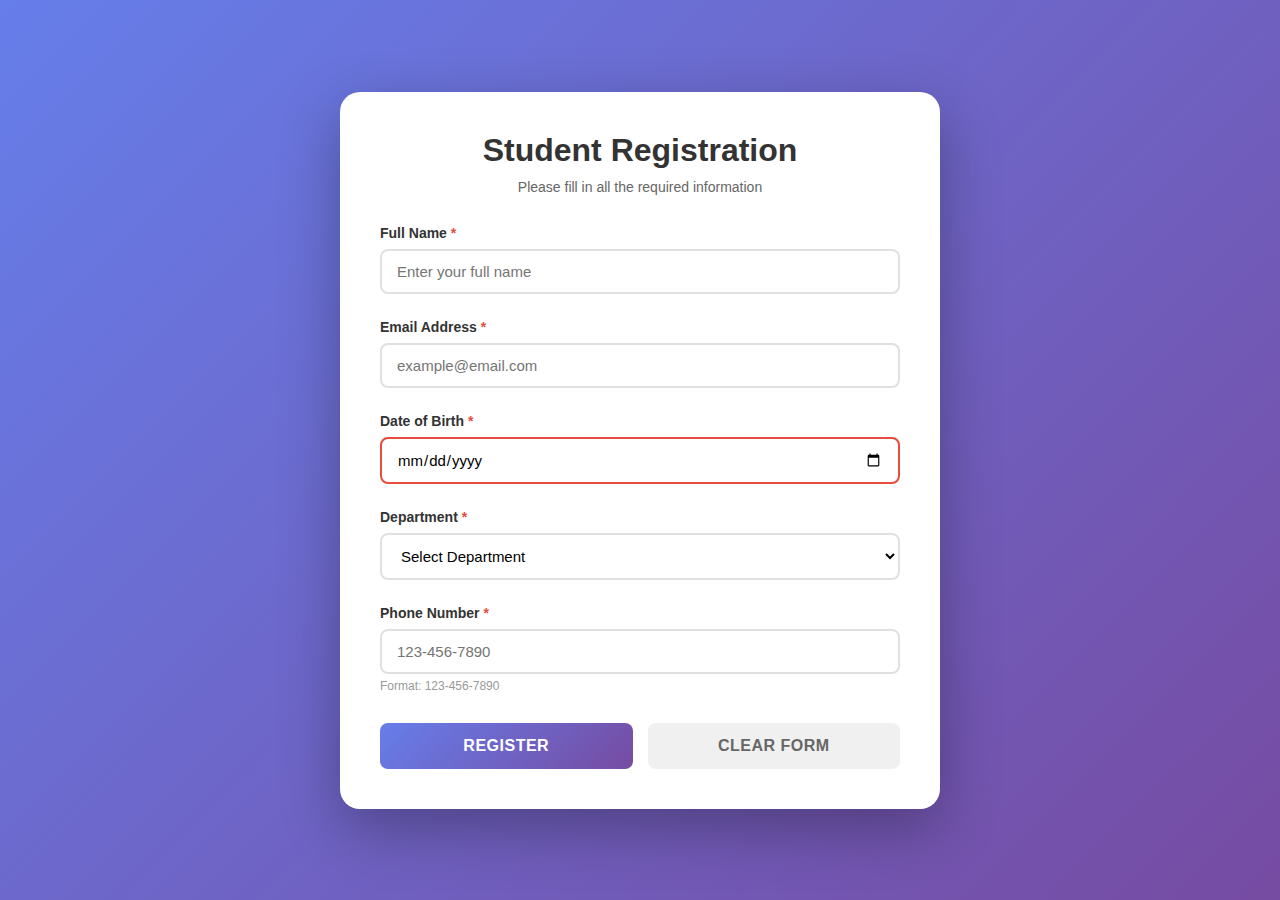
<file: Task1/index.html>
<!DOCTYPE html>
<html lang="en">
<head>
    <meta charset="UTF-8">
    <meta name="viewport" content="width=device-width, initial-scale=1.0">
    <title>Student Registration Form</title>
    <link rel="stylesheet" href="style.css">
</head>
<body>
    <div class="container">
        <div class="form-wrapper">
            <h1>Student Registration</h1>
            <p class="subtitle">Please fill in all the required information</p>
            
            <form id="registrationForm" action="#" method="POST">
                <div class="form-group">
                    <label for="name">Full Name <span class="required">*</span></label>
                    <input type="text" id="name" name="name" placeholder="Enter your full name" required>
                </div>

                <div class="form-group">
                    <label for="email">Email Address <span class="required">*</span></label>
                    <input type="email" id="email" name="email" placeholder="example@email.com" required>
                </div>

                <div class="form-group">
                    <label for="dob">Date of Birth <span class="required">*</span></label>
                    <input type="date" id="dob" name="dob" required>
                </div>

                <div class="form-group">
                    <label for="department">Department <span class="required">*</span></label>
                    <select id="department" name="department" required>
                        <option value="">Select Department</option>
                        <option value="computer-science">Computer Science</option>
                        <option value="electronics">Electronics Engineering</option>
                        <option value="mechanical">Mechanical Engineering</option>
                        <option value="civil">Civil Engineering</option>
                        <option value="business">Business Administration</option>
                        <option value="mathematics">Mathematics</option>
                        <option value="physics">Physics</option>
                        <option value="chemistry">Chemistry</option>
                    </select>
                </div>

                <div class="form-group">
                    <label for="phone">Phone Number <span class="required">*</span></label>
                    <input type="tel" id="phone" name="phone" placeholder="123-456-7890" pattern="[0-9]{3}-[0-9]{3}-[0-9]{4}" required>
                    <small>Format: 123-456-7890</small>
                </div>

                <div class="button-group">
                    <button type="submit" class="btn btn-submit">Register</button>
                    <button type="reset" class="btn btn-reset">Clear Form</button>
                </div>
            </form>
        </div>
    </div>
</body>
</html>
</file>
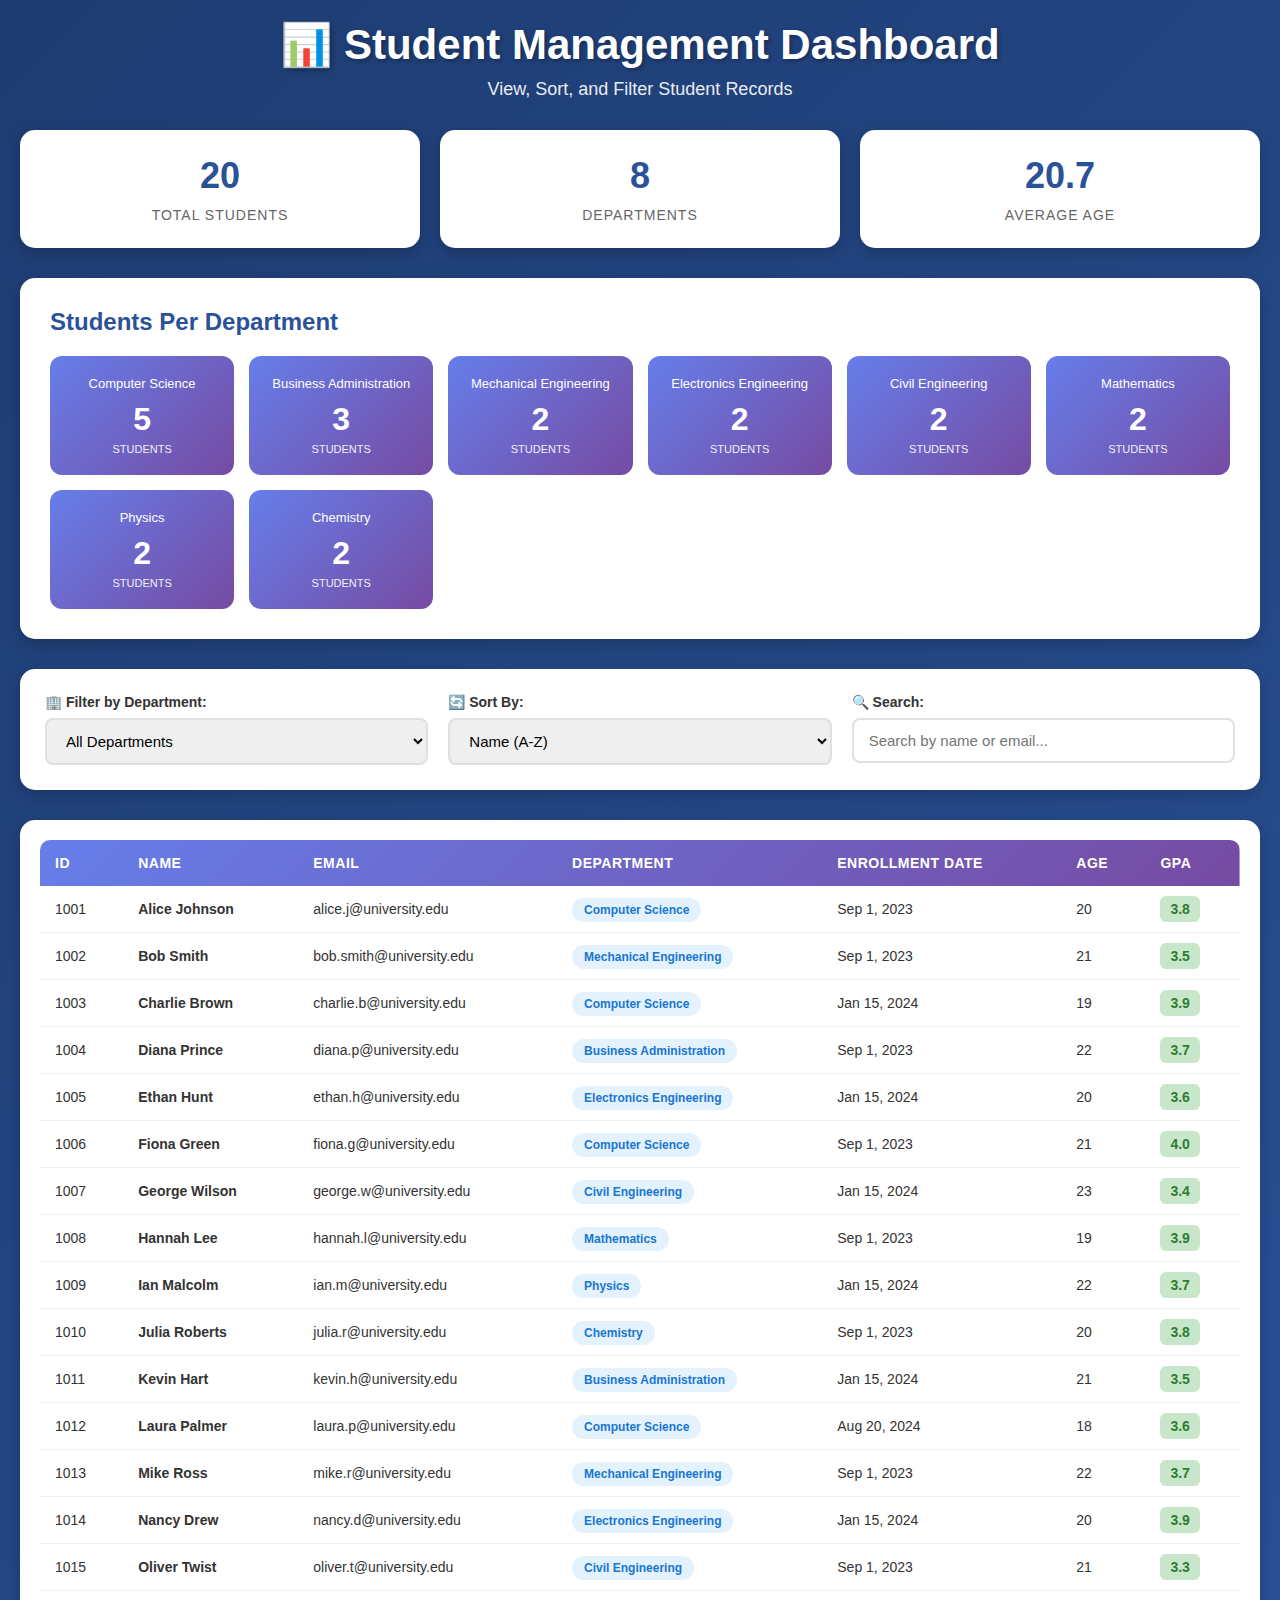
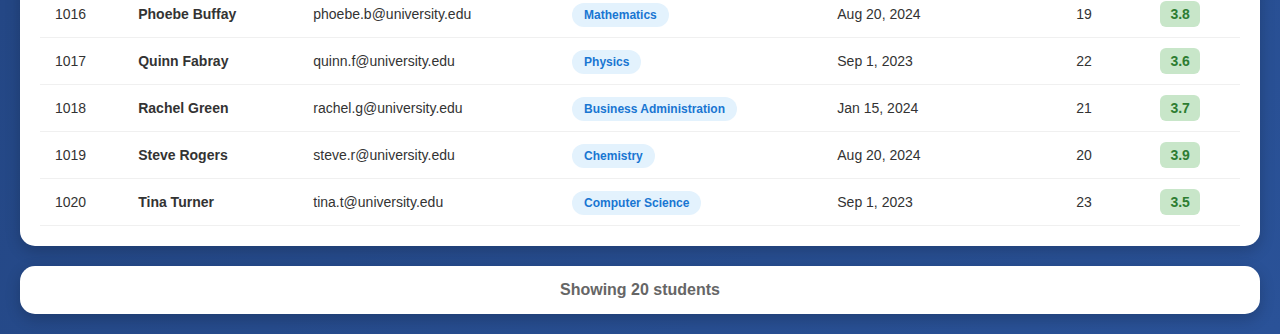
<file: Task2/index.html>
<!DOCTYPE html>
<html lang="en">
<head>
    <meta charset="UTF-8">
    <meta name="viewport" content="width=device-width, initial-scale=1.0">
    <title>Student Dashboard</title>
    <link rel="stylesheet" href="style.css">
</head>
<body>
    <div class="container">
        <header>
            <h1>📊 Student Management Dashboard</h1>
            <p class="subtitle">View, Sort, and Filter Student Records</p>
        </header>

        <!-- Statistics Panel -->
        <div class="stats-panel">
            <div class="stat-card">
                <h3 id="totalStudents">0</h3>
                <p>Total Students</p>
            </div>
            <div class="stat-card">
                <h3 id="totalDepartments">0</h3>
                <p>Departments</p>
            </div>
            <div class="stat-card">
                <h3 id="avgAge">0</h3>
                <p>Average Age</p>
            </div>
        </div>

        <!-- Department Count Section -->
        <div class="department-stats">
            <h2>Students Per Department</h2>
            <div id="departmentCounts" class="dept-grid"></div>
        </div>

        <!-- Controls Panel -->
        <div class="controls-panel">
            <div class="control-group">
                <label for="departmentFilter">🏢 Filter by Department:</label>
                <select id="departmentFilter">
                    <option value="all">All Departments</option>
                </select>
            </div>

            <div class="control-group">
                <label for="sortBy">🔄 Sort By:</label>
                <select id="sortBy">
                    <option value="name-asc">Name (A-Z)</option>
                    <option value="name-desc">Name (Z-A)</option>
                    <option value="date-asc">Enrollment Date (Oldest First)</option>
                    <option value="date-desc">Enrollment Date (Newest First)</option>
                    <option value="age-asc">Age (Youngest First)</option>
                    <option value="age-desc">Age (Oldest First)</option>
                </select>
            </div>

            <div class="control-group">
                <label for="searchBox">🔍 Search:</label>
                <input type="text" id="searchBox" placeholder="Search by name or email...">
            </div>
        </div>

        <!-- Student Records Table -->
        <div class="table-container">
            <table id="studentTable">
                <thead>
                    <tr>
                        <th>ID</th>
                        <th>Name</th>
                        <th>Email</th>
                        <th>Department</th>
                        <th>Enrollment Date</th>
                        <th>Age</th>
                        <th>GPA</th>
                    </tr>
                </thead>
                <tbody id="tableBody">
                    <!-- Data will be populated by JavaScript -->
                </tbody>
            </table>
        </div>

        <div class="footer">
            <p id="resultCount">Showing 0 students</p>
        </div>
    </div>

    <script>
        // Dummy Student Data
        const studentsData = [
            { id: 1001, name: "Alice Johnson", email: "alice.j@university.edu", department: "Computer Science", enrollmentDate: "2023-09-01", age: 20, gpa: 3.8 },
            { id: 1002, name: "Bob Smith", email: "bob.smith@university.edu", department: "Mechanical Engineering", enrollmentDate: "2023-09-01", age: 21, gpa: 3.5 },
            { id: 1003, name: "Charlie Brown", email: "charlie.b@university.edu", department: "Computer Science", enrollmentDate: "2024-01-15", age: 19, gpa: 3.9 },
            { id: 1004, name: "Diana Prince", email: "diana.p@university.edu", department: "Business Administration", enrollmentDate: "2023-09-01", age: 22, gpa: 3.7 },
            { id: 1005, name: "Ethan Hunt", email: "ethan.h@university.edu", department: "Electronics Engineering", enrollmentDate: "2024-01-15", age: 20, gpa: 3.6 },
            { id: 1006, name: "Fiona Green", email: "fiona.g@university.edu", department: "Computer Science", enrollmentDate: "2023-09-01", age: 21, gpa: 4.0 },
            { id: 1007, name: "George Wilson", email: "george.w@university.edu", department: "Civil Engineering", enrollmentDate: "2024-01-15", age: 23, gpa: 3.4 },
            { id: 1008, name: "Hannah Lee", email: "hannah.l@university.edu", department: "Mathematics", enrollmentDate: "2023-09-01", age: 19, gpa: 3.9 },
            { id: 1009, name: "Ian Malcolm", email: "ian.m@university.edu", department: "Physics", enrollmentDate: "2024-01-15", age: 22, gpa: 3.7 },
            { id: 1010, name: "Julia Roberts", email: "julia.r@university.edu", department: "Chemistry", enrollmentDate: "2023-09-01", age: 20, gpa: 3.8 },
            { id: 1011, name: "Kevin Hart", email: "kevin.h@university.edu", department: "Business Administration", enrollmentDate: "2024-01-15", age: 21, gpa: 3.5 },
            { id: 1012, name: "Laura Palmer", email: "laura.p@university.edu", department: "Computer Science", enrollmentDate: "2024-08-20", age: 18, gpa: 3.6 },
            { id: 1013, name: "Mike Ross", email: "mike.r@university.edu", department: "Mechanical Engineering", enrollmentDate: "2023-09-01", age: 22, gpa: 3.7 },
            { id: 1014, name: "Nancy Drew", email: "nancy.d@university.edu", department: "Electronics Engineering", enrollmentDate: "2024-01-15", age: 20, gpa: 3.9 },
            { id: 1015, name: "Oliver Twist", email: "oliver.t@university.edu", department: "Civil Engineering", enrollmentDate: "2023-09-01", age: 21, gpa: 3.3 },
            { id: 1016, name: "Phoebe Buffay", email: "phoebe.b@university.edu", department: "Mathematics", enrollmentDate: "2024-08-20", age: 19, gpa: 3.8 },
            { id: 1017, name: "Quinn Fabray", email: "quinn.f@university.edu", department: "Physics", enrollmentDate: "2023-09-01", age: 22, gpa: 3.6 },
            { id: 1018, name: "Rachel Green", email: "rachel.g@university.edu", department: "Business Administration", enrollmentDate: "2024-01-15", age: 21, gpa: 3.7 },
            { id: 1019, name: "Steve Rogers", email: "steve.r@university.edu", department: "Chemistry", enrollmentDate: "2024-08-20", age: 20, gpa: 3.9 },
            { id: 1020, name: "Tina Turner", email: "tina.t@university.edu", department: "Computer Science", enrollmentDate: "2023-09-01", age: 23, gpa: 3.5 }
        ];

        let currentData = [...studentsData];

        // Initialize Dashboard
        function init() {
            populateDepartmentFilter();
            updateDepartmentCounts();
            updateStatistics();
            displayData(currentData);
            attachEventListeners();
        }

        // Populate department filter dropdown
        function populateDepartmentFilter() {
            const departments = [...new Set(studentsData.map(s => s.department))].sort();
            const filterSelect = document.getElementById('departmentFilter');
            
            departments.forEach(dept => {
                const option = document.createElement('option');
                option.value = dept;
                option.textContent = dept;
                filterSelect.appendChild(option);
            });
        }

        // Update Department Statistics
        function updateDepartmentCounts() {
            const deptCounts = {};
            studentsData.forEach(student => {
                deptCounts[student.department] = (deptCounts[student.department] || 0) + 1;
            });

            const container = document.getElementById('departmentCounts');
            container.innerHTML = '';

            Object.entries(deptCounts)
                .sort((a, b) => b[1] - a[1])
                .forEach(([dept, count]) => {
                    const card = document.createElement('div');
                    card.className = 'dept-card';
                    card.innerHTML = `
                        <div class="dept-name">${dept}</div>
                        <div class="dept-count">${count}</div>
                        <div class="dept-label">students</div>
                    `;
                    container.appendChild(card);
                });
        }

        // Update Overall Statistics
        function updateStatistics() {
            const totalStudents = studentsData.length;
            const departments = new Set(studentsData.map(s => s.department));
            const avgAge = (studentsData.reduce((sum, s) => sum + s.age, 0) / totalStudents).toFixed(1);

            document.getElementById('totalStudents').textContent = totalStudents;
            document.getElementById('totalDepartments').textContent = departments.size;
            document.getElementById('avgAge').textContent = avgAge;
        }

        // Display Data in Table
        function displayData(data) {
            const tbody = document.getElementById('tableBody');
            tbody.innerHTML = '';

            if (data.length === 0) {
                tbody.innerHTML = '<tr><td colspan="7" class="no-data">No students found</td></tr>';
                document.getElementById('resultCount').textContent = 'Showing 0 students';
                return;
            }

            data.forEach((student, index) => {
                const row = document.createElement('tr');
                row.style.animationDelay = `${index * 0.05}s`;
                row.innerHTML = `
                    <td>${student.id}</td>
                    <td><strong>${student.name}</strong></td>
                    <td>${student.email}</td>
                    <td><span class="dept-badge">${student.department}</span></td>
                    <td>${formatDate(student.enrollmentDate)}</td>
                    <td>${student.age}</td>
                    <td><span class="gpa-badge">${student.gpa.toFixed(1)}</span></td>
                `;
                tbody.appendChild(row);
            });

            document.getElementById('resultCount').textContent = `Showing ${data.length} student${data.length !== 1 ? 's' : ''}`;
        }

        // Format Date
        function formatDate(dateString) {
            const date = new Date(dateString);
            return date.toLocaleDateString('en-US', { year: 'numeric', month: 'short', day: 'numeric' });
        }

        // Filter and Sort Data
        function filterAndSort() {
            const departmentFilter = document.getElementById('departmentFilter').value;
            const sortBy = document.getElementById('sortBy').value;
            const searchText = document.getElementById('searchBox').value.toLowerCase();

            // Filter by department
            let filtered = departmentFilter === 'all' 
                ? [...studentsData] 
                : studentsData.filter(s => s.department === departmentFilter);

            // Filter by search
            if (searchText) {
                filtered = filtered.filter(s => 
                    s.name.toLowerCase().includes(searchText) || 
                    s.email.toLowerCase().includes(searchText)
                );
            }

            // Sort
            filtered.sort((a, b) => {
                switch(sortBy) {
                    case 'name-asc':
                        return a.name.localeCompare(b.name);
                    case 'name-desc':
                        return b.name.localeCompare(a.name);
                    case 'date-asc':
                        return new Date(a.enrollmentDate) - new Date(b.enrollmentDate);
                    case 'date-desc':
                        return new Date(b.enrollmentDate) - new Date(a.enrollmentDate);
                    case 'age-asc':
                        return a.age - b.age;
                    case 'age-desc':
                        return b.age - a.age;
                    default:
                        return 0;
                }
            });

            currentData = filtered;
            displayData(currentData);
        }

        // Attach Event Listeners
        function attachEventListeners() {
            document.getElementById('departmentFilter').addEventListener('change', filterAndSort);
            document.getElementById('sortBy').addEventListener('change', filterAndSort);
            document.getElementById('searchBox').addEventListener('input', filterAndSort);
        }

        // Initialize on page load
        window.addEventListener('DOMContentLoaded', init);
    </script>
</body>
</html>
</file>
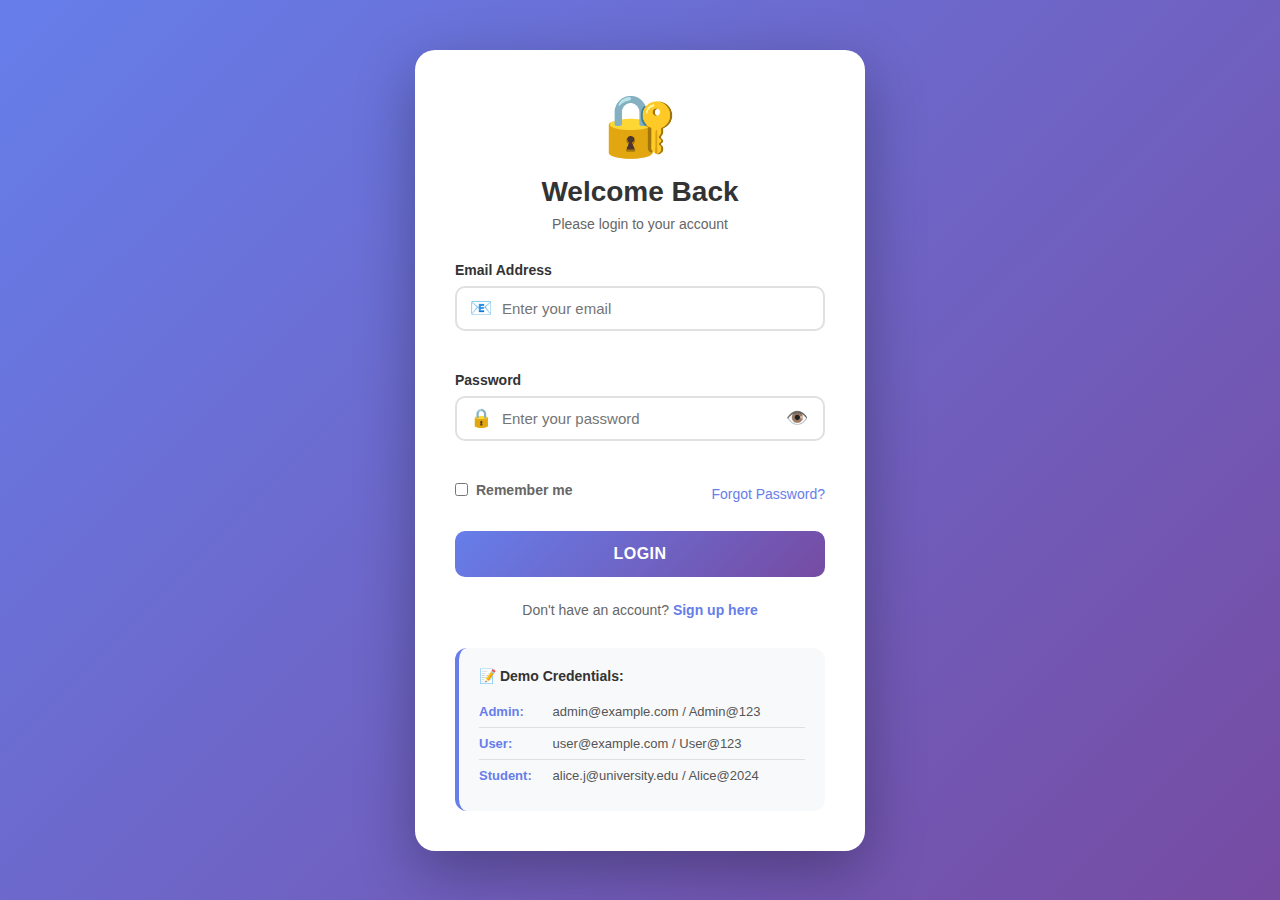
<file: Task3/index.html>
<!DOCTYPE html>
<html lang="en">
<head>
    <meta charset="UTF-8">
    <meta name="viewport" content="width=device-width, initial-scale=1.0">
    <title>Secure Login System</title>
    <link rel="stylesheet" href="style.css">
</head>
<body>
    <div class="container">
        <div class="login-box">
            <div class="login-header">
                <div class="icon">🔐</div>
                <h1>Welcome Back</h1>
                <p>Please login to your account</p>
            </div>

            <!-- Alert Messages -->
            <div id="alertBox" class="alert hidden">
                <span id="alertMessage"></span>
                <button class="close-btn" id="closeAlertBtn">&times;</button>
            </div>

            <!-- Login Form -->
            <form id="loginForm" novalidate>
                <div class="form-group">
                    <label for="email">Email Address</label>
                    <div class="input-wrapper">
                        <span class="input-icon">📧</span>
                        <input 
                            type="email" 
                            id="email" 
                            name="email" 
                            placeholder="Enter your email"
                            autocomplete="email"
                        >
                    </div>
                    <span class="error-message" id="emailError"></span>
                </div>

                <div class="form-group">
                    <label for="password">Password</label>
                    <div class="input-wrapper">
                        <span class="input-icon">🔒</span>
                        <input 
                            type="password" 
                            id="password" 
                            name="password" 
                            placeholder="Enter your password"
                            autocomplete="current-password"
                        >
                        <button type="button" class="toggle-password" id="togglePasswordBtn">
                            <span id="toggleIcon">👁️</span>
                        </button>
                    </div>
                    <span class="error-message" id="passwordError"></span>
                </div>

                <div class="form-options">
                    <label class="checkbox-container">
                        <input type="checkbox" id="rememberMe">
                        <span class="checkmark"></span>
                        Remember me
                    </label>
                    <a href="#" class="forgot-password">Forgot Password?</a>
                </div>

                <button type="submit" class="btn-login" id="loginBtn">
                    <span id="btnText">Login</span>
                    <span id="btnLoader" class="loader hidden"></span>
                </button>
            </form>

            <div class="signup-link">
                Don't have an account? <a href="#">Sign up here</a>
            </div>

            <!-- Demo Credentials Info -->
            <div class="demo-credentials">
                <h3>📝 Demo Credentials:</h3>
                <div class="demo-user">
                    <strong>Admin:</strong> admin@example.com / Admin@123
                </div>
                <div class="demo-user">
                    <strong>User:</strong> user@example.com / User@123
                </div>
                <div class="demo-user">
                    <strong>Student:</strong> alice.j@university.edu / Alice@2024
                </div>
            </div>
        </div>
    </div>

    <script src="script.js"></script>
</body>
</html>
</file>
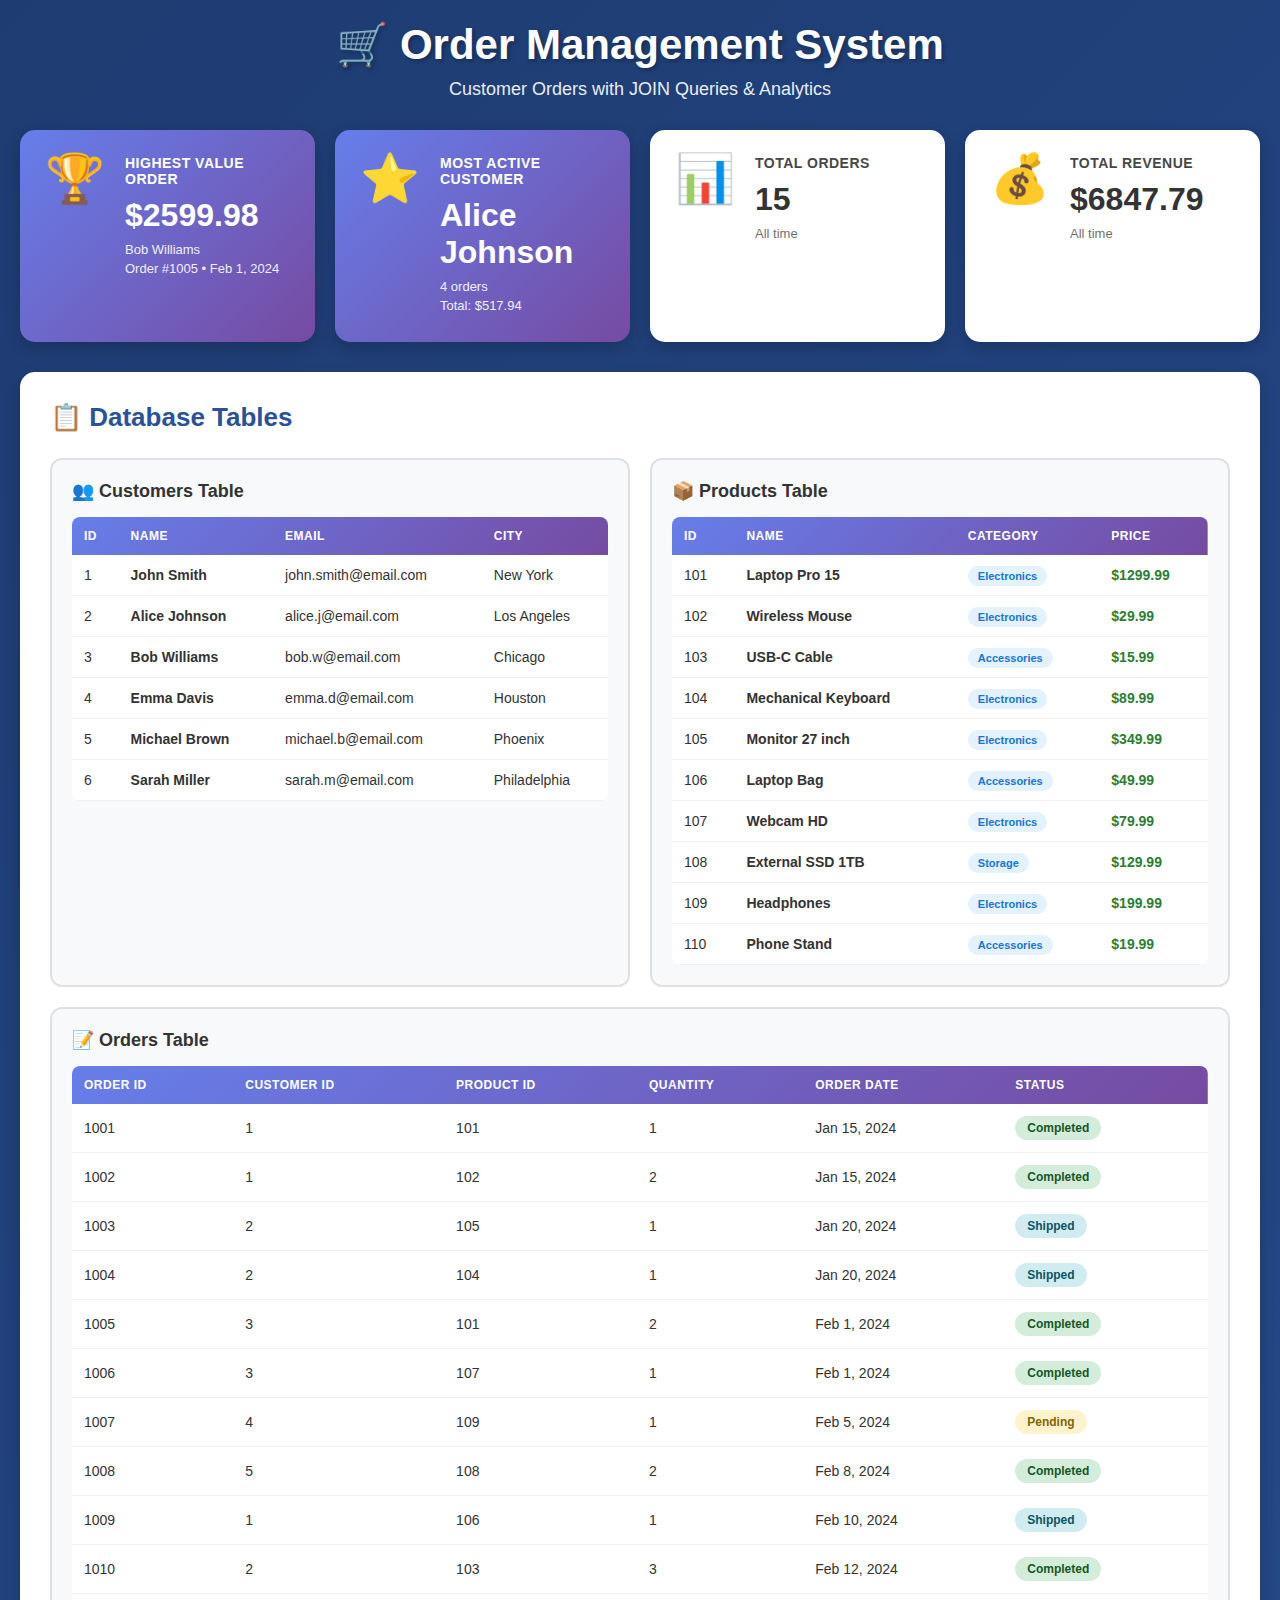
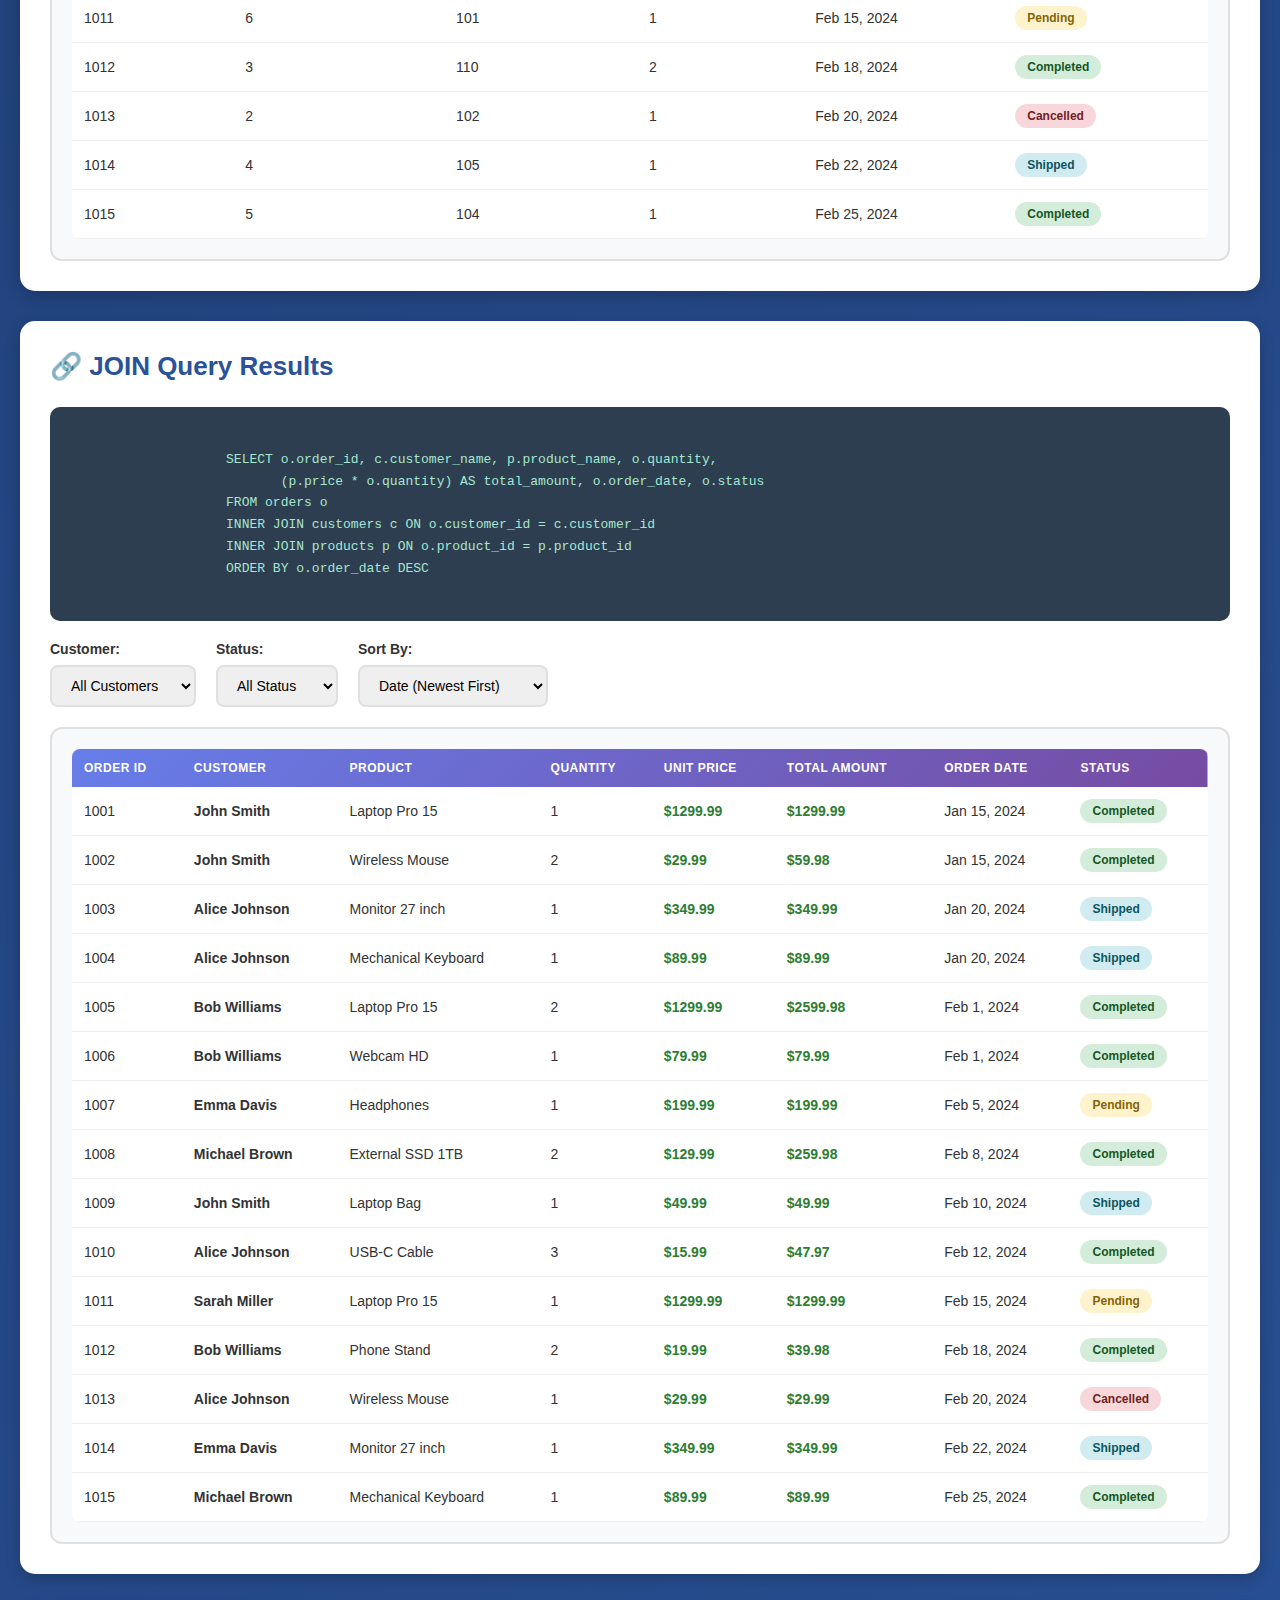
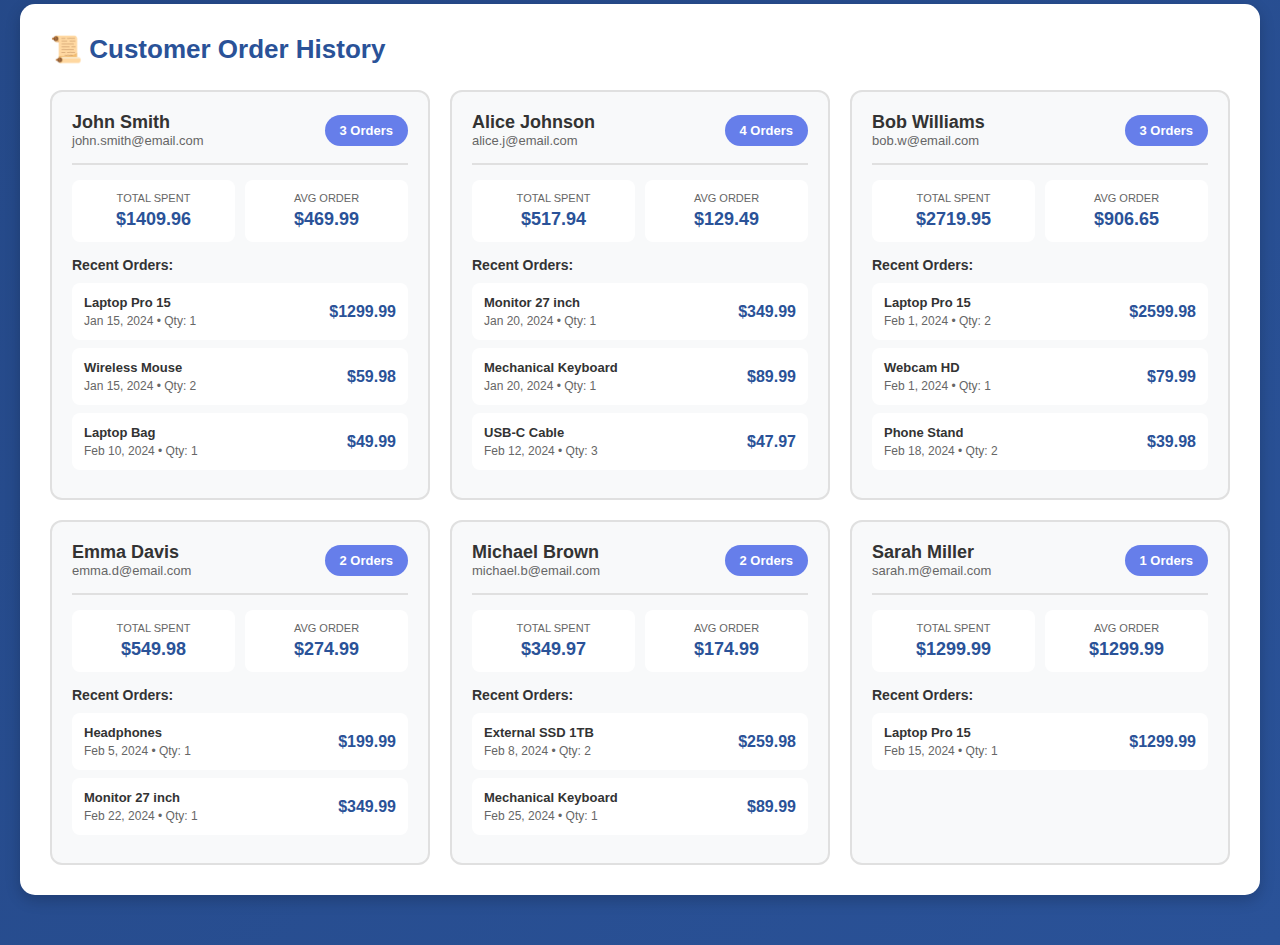
<file: Task4/index.html>
<!DOCTYPE html>
<html lang="en">
<head>
    <meta charset="UTF-8">
    <meta name="viewport" content="width=device-width, initial-scale=1.0">
    <title>Order Management System</title>
    <link rel="stylesheet" href="style.css">
</head>
<body>
    <div class="container">
        <header>
            <h1>🛒 Order Management System</h1>
            <p class="subtitle">Customer Orders with JOIN Queries & Analytics</p>
        </header>

        <!-- Analytics Cards -->
        <div class="analytics-section">
            <div class="analytics-card highlight">
                <div class="card-icon">🏆</div>
                <div class="card-content">
                    <h3>Highest Value Order</h3>
                    <div class="card-value" id="highestOrderValue">$0.00</div>
                    <div class="card-details">
                        <p id="highestOrderCustomer">-</p>
                        <p id="highestOrderDate">-</p>
                    </div>
                </div>
            </div>

            <div class="analytics-card highlight">
                <div class="card-icon">⭐</div>
                <div class="card-content">
                    <h3>Most Active Customer</h3>
                    <div class="card-value" id="mostActiveCustomerName">-</div>
                    <div class="card-details">
                        <p id="mostActiveCustomerOrders">0 orders</p>
                        <p id="mostActiveCustomerTotal">Total: $0.00</p>
                    </div>
                </div>
            </div>

            <div class="analytics-card">
                <div class="card-icon">📊</div>
                <div class="card-content">
                    <h3>Total Orders</h3>
                    <div class="card-value" id="totalOrders">0</div>
                    <p class="card-label">All time</p>
                </div>
            </div>

            <div class="analytics-card">
                <div class="card-icon">💰</div>
                <div class="card-content">
                    <h3>Total Revenue</h3>
                    <div class="card-value" id="totalRevenue">$0.00</div>
                    <p class="card-label">All time</p>
                </div>
            </div>
        </div>

        <!-- Database Tables Section -->
        <div class="tables-section">
            <h2>📋 Database Tables</h2>
            
            <div class="tables-grid">
                <!-- Customers Table -->
                <div class="table-container">
                    <h3>👥 Customers Table</h3>
                    <div class="table-wrapper">
                        <table id="customersTable">
                            <thead>
                                <tr>
                                    <th>ID</th>
                                    <th>Name</th>
                                    <th>Email</th>
                                    <th>City</th>
                                </tr>
                            </thead>
                            <tbody id="customersTableBody">
                                <!-- Populated by JS -->
                            </tbody>
                        </table>
                    </div>
                </div>

                <!-- Products Table -->
                <div class="table-container">
                    <h3>📦 Products Table</h3>
                    <div class="table-wrapper">
                        <table id="productsTable">
                            <thead>
                                <tr>
                                    <th>ID</th>
                                    <th>Name</th>
                                    <th>Category</th>
                                    <th>Price</th>
                                </tr>
                            </thead>
                            <tbody id="productsTableBody">
                                <!-- Populated by JS -->
                            </tbody>
                        </table>
                    </div>
                </div>

                <!-- Orders Table -->
                <div class="table-container full-width">
                    <h3>📝 Orders Table</h3>
                    <div class="table-wrapper">
                        <table id="ordersTable">
                            <thead>
                                <tr>
                                    <th>Order ID</th>
                                    <th>Customer ID</th>
                                    <th>Product ID</th>
                                    <th>Quantity</th>
                                    <th>Order Date</th>
                                    <th>Status</th>
                                </tr>
                            </thead>
                            <tbody id="ordersTableBody">
                                <!-- Populated by JS -->
                            </tbody>
                        </table>
                    </div>
                </div>
            </div>
        </div>

        <!-- JOIN Query Results -->
        <div class="join-section">
            <h2>🔗 JOIN Query Results</h2>
            <div class="query-box">
                <code>
                    SELECT o.order_id, c.customer_name, p.product_name, o.quantity, 
                           (p.price * o.quantity) AS total_amount, o.order_date, o.status
                    FROM orders o
                    INNER JOIN customers c ON o.customer_id = c.customer_id
                    INNER JOIN products p ON o.product_id = p.product_id
                    ORDER BY o.order_date DESC
                </code>
            </div>

            <div class="controls-bar">
                <div class="filter-group">
                    <label for="customerFilter">Customer:</label>
                    <select id="customerFilter">
                        <option value="all">All Customers</option>
                    </select>
                </div>
                <div class="filter-group">
                    <label for="statusFilter">Status:</label>
                    <select id="statusFilter">
                        <option value="all">All Status</option>
                        <option value="Completed">Completed</option>
                        <option value="Pending">Pending</option>
                        <option value="Shipped">Shipped</option>
                        <option value="Cancelled">Cancelled</option>
                    </select>
                </div>
                <div class="filter-group">
                    <label for="sortBy">Sort By:</label>
                    <select id="sortBy">
                        <option value="date-desc">Date (Newest First)</option>
                        <option value="date-asc">Date (Oldest First)</option>
                        <option value="amount-desc">Amount (High to Low)</option>
                        <option value="amount-asc">Amount (Low to High)</option>
                    </select>
                </div>
            </div>

            <div class="table-container">
                <div class="table-wrapper">
                    <table id="joinResultsTable">
                        <thead>
                            <tr>
                                <th>Order ID</th>
                                <th>Customer</th>
                                <th>Product</th>
                                <th>Quantity</th>
                                <th>Unit Price</th>
                                <th>Total Amount</th>
                                <th>Order Date</th>
                                <th>Status</th>
                            </tr>
                        </thead>
                        <tbody id="joinResultsBody">
                            <!-- Populated by JS -->
                        </tbody>
                    </table>
                </div>
            </div>
        </div>

        <!-- Customer Order History -->
        <div class="history-section">
            <h2>📜 Customer Order History</h2>
            <div class="customer-cards" id="customerCards">
                <!-- Populated by JS -->
            </div>
        </div>
    </div>

    <script src="script.js"></script>
</body>
</html>
</file>
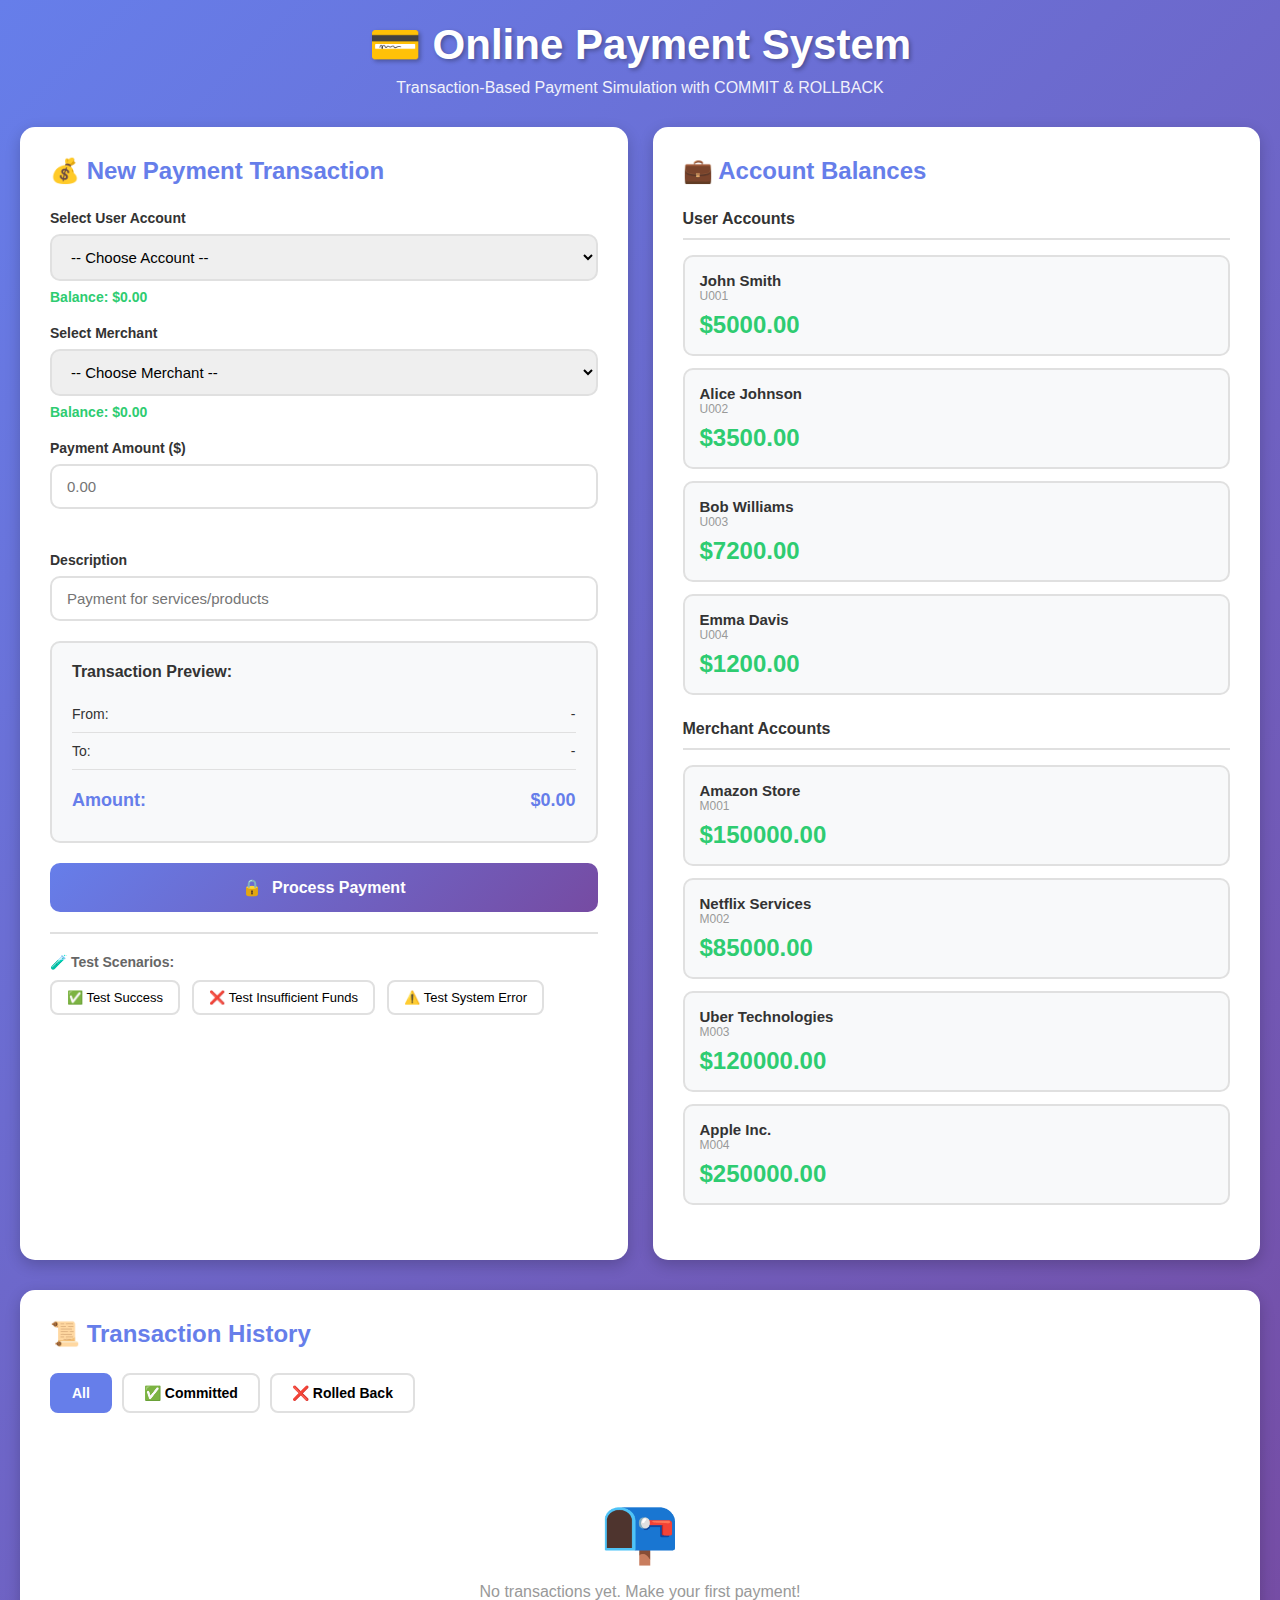
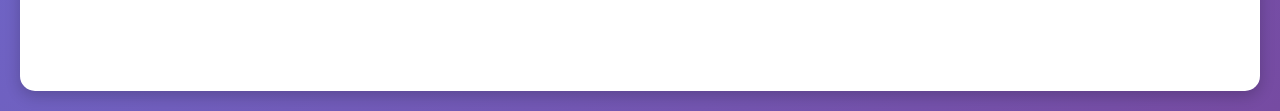
<file: Task5/index.html>
<!DOCTYPE html>
<html lang="en">
<head>
    <meta charset="UTF-8">
    <meta name="viewport" content="width=device-width, initial-scale=1.0">
    <title>Payment Transaction System</title>
    <link rel="stylesheet" href="style.css">
</head>
<body>
    <div class="container">
        <header>
            <h1>💳 Online Payment System</h1>
            <p class="subtitle">Transaction-Based Payment Simulation with COMMIT & ROLLBACK</p>
        </header>

        <!-- Transaction Status Alert -->
        <div id="transactionAlert" class="transaction-alert hidden">
            <div class="alert-icon" id="alertIcon"></div>
            <div class="alert-content">
                <div class="alert-title" id="alertTitle"></div>
                <div class="alert-message" id="alertMessage"></div>
            </div>
            <button class="close-alert" id="closeAlert">&times;</button>
        </div>

        <div class="main-content">
            <!-- Left Panel: Payment Form -->
            <div class="payment-section">
                <h2>💰 New Payment Transaction</h2>
                
                <form id="paymentForm">
                    <div class="form-group">
                        <label for="userAccount">Select User Account</label>
                        <select id="userAccount" required>
                            <option value="">-- Choose Account --</option>
                        </select>
                        <div class="account-balance" id="userBalance">Balance: $0.00</div>
                    </div>

                    <div class="form-group">
                        <label for="merchantAccount">Select Merchant</label>
                        <select id="merchantAccount" required>
                            <option value="">-- Choose Merchant --</option>
                        </select>
                        <div class="account-balance" id="merchantBalance">Balance: $0.00</div>
                    </div>

                    <div class="form-group">
                        <label for="paymentAmount">Payment Amount ($)</label>
                        <input 
                            type="number" 
                            id="paymentAmount" 
                            placeholder="0.00" 
                            step="0.01" 
                            min="0.01"
                            required
                        >
                        <span class="error-message" id="amountError"></span>
                    </div>

                    <div class="form-group">
                        <label for="paymentDescription">Description</label>
                        <input 
                            type="text" 
                            id="paymentDescription" 
                            placeholder="Payment for services/products"
                            required
                        >
                    </div>

                    <div class="transaction-preview" id="transactionPreview">
                        <h4>Transaction Preview:</h4>
                        <div class="preview-row">
                            <span>From:</span>
                            <span id="previewFrom">-</span>
                        </div>
                        <div class="preview-row">
                            <span>To:</span>
                            <span id="previewTo">-</span>
                        </div>
                        <div class="preview-row highlight">
                            <span>Amount:</span>
                            <span id="previewAmount">$0.00</span>
                        </div>
                    </div>

                    <button type="submit" class="btn-primary" id="processBtn">
                        <span id="btnIcon">🔒</span>
                        <span id="btnText">Process Payment</span>
                    </button>

                    <div class="test-scenarios">
                        <h4>🧪 Test Scenarios:</h4>
                        <button type="button" class="btn-test" onclick="testSuccess()">✅ Test Success</button>
                        <button type="button" class="btn-test" onclick="testInsufficientFunds()">❌ Test Insufficient Funds</button>
                        <button type="button" class="btn-test" onclick="testSystemError()">⚠️ Test System Error</button>
                    </div>
                </form>
            </div>

            <!-- Right Panel: Accounts Display -->
            <div class="accounts-section">
                <h2>💼 Account Balances</h2>
                
                <div class="account-category">
                    <h3>User Accounts</h3>
                    <div id="userAccountsList"></div>
                </div>

                <div class="account-category">
                    <h3>Merchant Accounts</h3>
                    <div id="merchantAccountsList"></div>
                </div>
            </div>
        </div>

        <!-- Transaction History -->
        <div class="history-section">
            <h2>📜 Transaction History</h2>
            <div class="history-controls">
                <button class="btn-filter active" data-filter="all">All</button>
                <button class="btn-filter" data-filter="committed">✅ Committed</button>
                <button class="btn-filter" data-filter="rolled-back">❌ Rolled Back</button>
            </div>

            <div class="transactions-list" id="transactionsList">
                <div class="empty-state">
                    <div class="empty-icon">📭</div>
                    <p>No transactions yet. Make your first payment!</p>
                </div>
            </div>
        </div>

        <!-- Transaction Process Modal -->
        <div id="transactionModal" class="modal hidden">
            <div class="modal-content">
                <h3>🔄 Processing Transaction</h3>
                <div class="transaction-steps" id="transactionSteps">
                    <!-- Steps will be added dynamically -->
                </div>
            </div>
        </div>
    </div>

    <script src="script.js"></script>
</body>
</html>
</file>
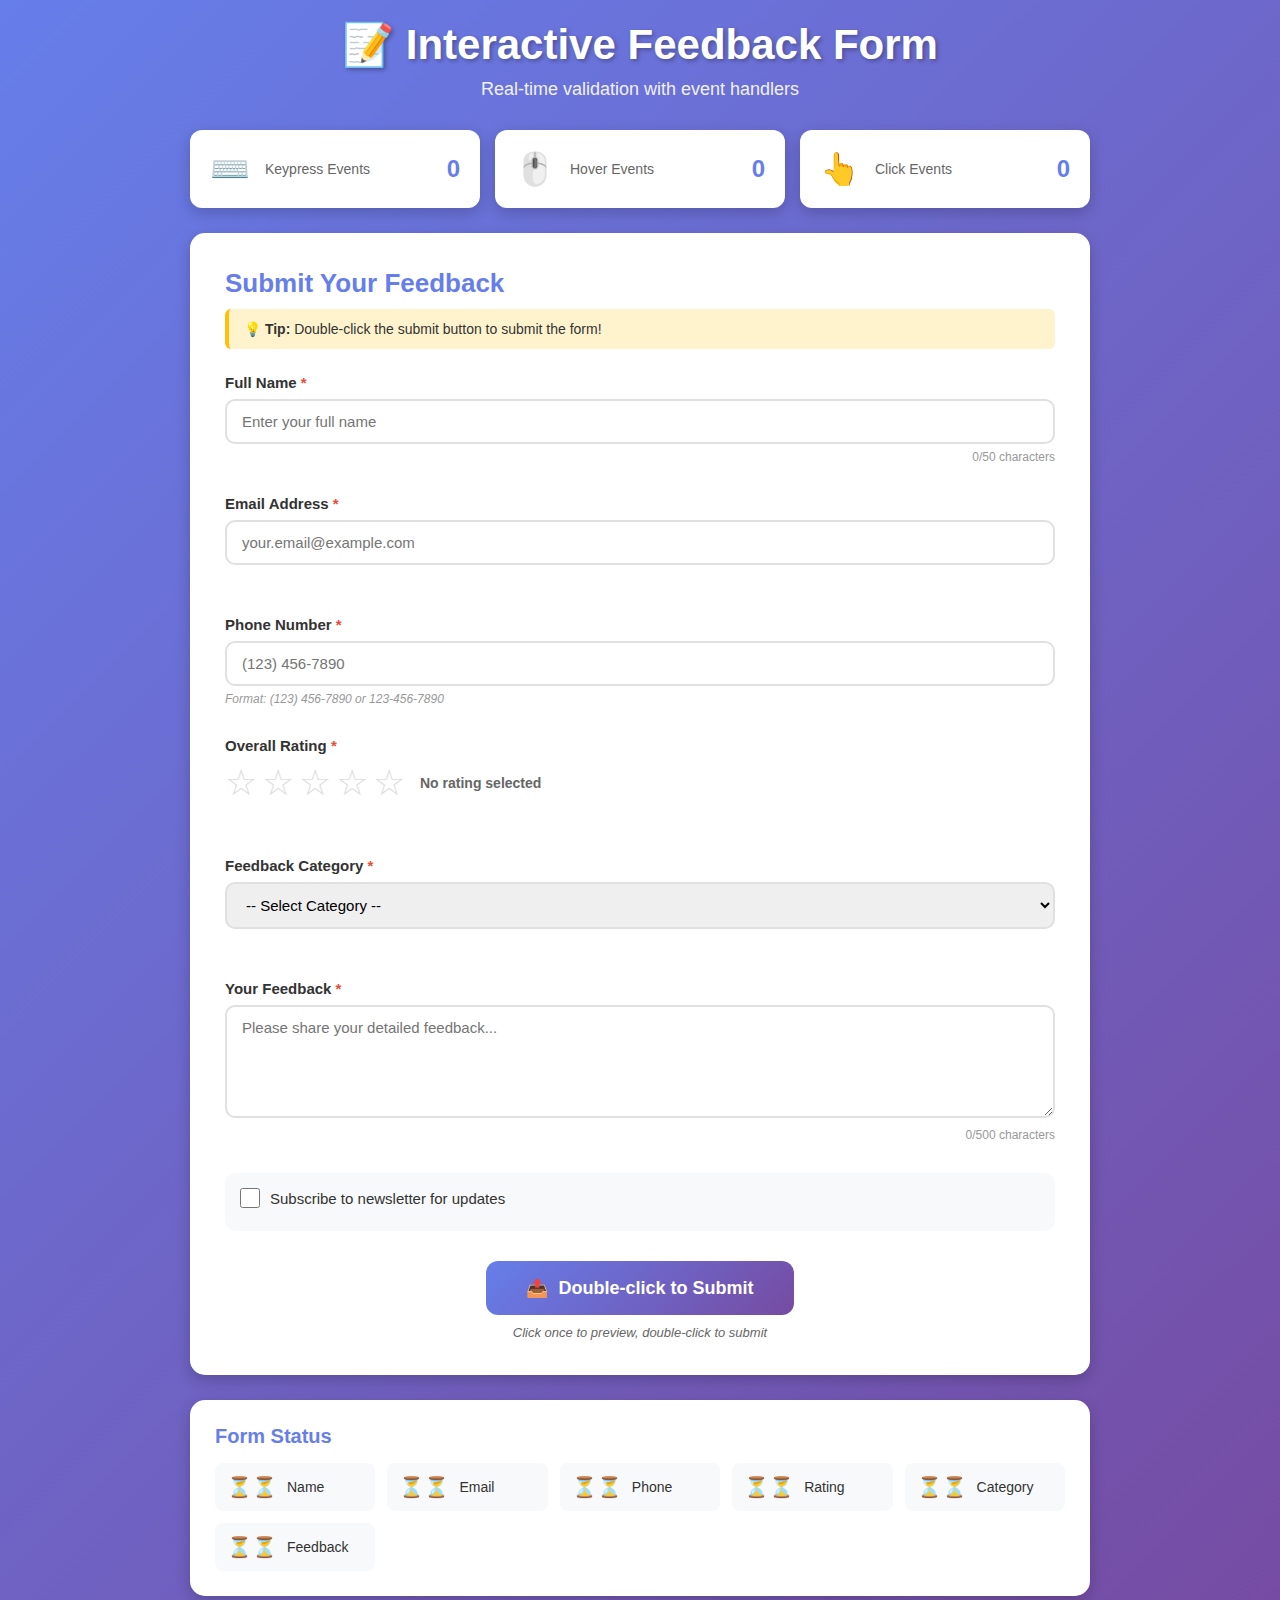
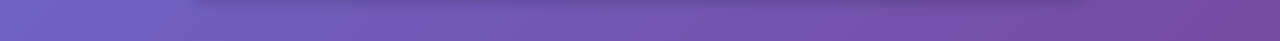
<file: Task7/index.html>
<!DOCTYPE html>
<html lang="en">
<head>
    <meta charset="UTF-8">
    <meta name="viewport" content="width=device-width, initial-scale=1.0">
    <title>Interactive Feedback Form</title>
    <link rel="stylesheet" href="style.css">
</head>
<body>
    <div class="container">
        <header>
            <h1>📝 Interactive Feedback Form</h1>
            <p class="subtitle">Real-time validation with event handlers</p>
        </header>

        <!-- Event Indicators -->
        <div class="event-indicators">
            <div class="indicator" id="keypressIndicator">
                <span class="icon">⌨️</span>
                <span class="label">Keypress Events</span>
                <span class="count" id="keypressCount">0</span>
            </div>
            <div class="indicator" id="hoverIndicator">
                <span class="icon">🖱️</span>
                <span class="label">Hover Events</span>
                <span class="count" id="hoverCount">0</span>
            </div>
            <div class="indicator" id="clickIndicator">
                <span class="icon">👆</span>
                <span class="label">Click Events</span>
                <span class="count" id="clickCount">0</span>
            </div>
        </div>

        <!-- Form Section -->
        <div class="form-section">
            <h2>Submit Your Feedback</h2>
            <p class="form-tip">💡 <strong>Tip:</strong> Double-click the submit button to submit the form!</p>

            <form id="feedbackForm">
                <!-- Name Field -->
                <div class="form-group">
                    <label for="name">
                        Full Name <span class="required">*</span>
                    </label>
                    <input 
                        type="text" 
                        id="name" 
                        name="name"
                        placeholder="Enter your full name"
                        data-validation="name"
                    >
                    <div class="validation-feedback">
                        <span class="error-message" id="nameError"></span>
                        <span class="success-message" id="nameSuccess">✓ Valid name</span>
                        <span class="char-counter" id="nameCounter">0/50 characters</span>
                    </div>
                </div>

                <!-- Email Field -->
                <div class="form-group">
                    <label for="email">
                        Email Address <span class="required">*</span>
                    </label>
                    <input 
                        type="email" 
                        id="email" 
                        name="email"
                        placeholder="your.email@example.com"
                        data-validation="email"
                    >
                    <div class="validation-feedback">
                        <span class="error-message" id="emailError"></span>
                        <span class="success-message" id="emailSuccess">✓ Valid email</span>
                    </div>
                </div>

                <!-- Phone Field -->
                <div class="form-group">
                    <label for="phone">
                        Phone Number <span class="required">*</span>
                    </label>
                    <input 
                        type="tel" 
                        id="phone" 
                        name="phone"
                        placeholder="(123) 456-7890"
                        data-validation="phone"
                    >
                    <div class="validation-feedback">
                        <span class="error-message" id="phoneError"></span>
                        <span class="success-message" id="phoneSuccess">✓ Valid phone</span>
                        <span class="hint-message">Format: (123) 456-7890 or 123-456-7890</span>
                    </div>
                </div>

                <!-- Rating Field -->
                <div class="form-group">
                    <label for="rating">
                        Overall Rating <span class="required">*</span>
                    </label>
                    <div class="rating-container">
                        <div class="stars" id="starRating">
                            <span class="star" data-rating="1">☆</span>
                            <span class="star" data-rating="2">☆</span>
                            <span class="star" data-rating="3">☆</span>
                            <span class="star" data-rating="4">☆</span>
                            <span class="star" data-rating="5">☆</span>
                        </div>
                        <span class="rating-text" id="ratingText">No rating selected</span>
                    </div>
                    <input type="hidden" id="rating" name="rating" value="0">
                    <div class="validation-feedback">
                        <span class="error-message" id="ratingError"></span>
                    </div>
                </div>

                <!-- Category Field -->
                <div class="form-group">
                    <label for="category">
                        Feedback Category <span class="required">*</span>
                    </label>
                    <select id="category" name="category" data-validation="required">
                        <option value="">-- Select Category --</option>
                        <option value="product">Product Quality</option>
                        <option value="service">Customer Service</option>
                        <option value="delivery">Delivery Experience</option>
                        <option value="website">Website Usability</option>
                        <option value="pricing">Pricing</option>
                        <option value="other">Other</option>
                    </select>
                    <div class="validation-feedback">
                        <span class="error-message" id="categoryError"></span>
                        <span class="success-message" id="categorySuccess">✓ Selected</span>
                    </div>
                </div>

                <!-- Comments Field -->
                <div class="form-group">
                    <label for="comments">
                        Your Feedback <span class="required">*</span>
                    </label>
                    <textarea 
                        id="comments" 
                        name="comments"
                        placeholder="Please share your detailed feedback..."
                        rows="5"
                        data-validation="text"
                    ></textarea>
                    <div class="validation-feedback">
                        <span class="error-message" id="commentsError"></span>
                        <span class="success-message" id="commentsSuccess">✓ Valid feedback</span>
                        <span class="char-counter" id="commentsCounter">0/500 characters</span>
                    </div>
                </div>

                <!-- Subscribe Checkbox -->
                <div class="form-group checkbox-group">
                    <label class="checkbox-label">
                        <input type="checkbox" id="subscribe" name="subscribe">
                        <span class="checkmark"></span>
                        Subscribe to newsletter for updates
                    </label>
                </div>

                <!-- Submit Button -->
                <div class="submit-section">
                    <button type="button" id="submitBtn" class="btn-submit">
                        <span id="submitIcon">📤</span>
                        <span id="submitText">Double-click to Submit</span>
                    </button>
                    <p class="submit-hint">Click once to preview, double-click to submit</p>
                </div>
            </form>
        </div>

        <!-- Validation Summary -->
        <div class="validation-summary" id="validationSummary">
            <h3>Form Status</h3>
            <div class="summary-grid">
                <div class="summary-item" id="summaryName">
                    <span class="status-icon">⏳</span>
                    <span>Name</span>
                </div>
                <div class="summary-item" id="summaryEmail">
                    <span class="status-icon">⏳</span>
                    <span>Email</span>
                </div>
                <div class="summary-item" id="summaryPhone">
                    <span class="status-icon">⏳</span>
                    <span>Phone</span>
                </div>
                <div class="summary-item" id="summaryRating">
                    <span class="status-icon">⏳</span>
                    <span>Rating</span>
                </div>
                <div class="summary-item" id="summaryCategory">
                    <span class="status-icon">⏳</span>
                    <span>Category</span>
                </div>
                <div class="summary-item" id="summaryComments">
                    <span class="status-icon">⏳</span>
                    <span>Feedback</span>
                </div>
            </div>
        </div>

        <!-- Submitted Data Display -->
        <div class="submitted-data hidden" id="submittedData">
            <h2>✅ Feedback Submitted Successfully!</h2>
            <div class="submitted-content" id="submittedContent">
                <!-- Will be populated by JavaScript -->
            </div>
            <button class="btn-reset" id="resetBtn">Submit Another Feedback</button>
        </div>
    </div>

    <!-- Confirmation Modal -->
    <div class="modal hidden" id="confirmModal">
        <div class="modal-content">
            <h3>🔍 Confirm Submission</h3>
            <p>Please review your feedback before submitting:</p>
            <div id="previewContent" class="preview-content">
                <!-- Will be populated by JavaScript -->
            </div>
            <div class="modal-actions">
                <button class="btn-confirm" id="confirmSubmit">✓ Confirm & Submit</button>
                <button class="btn-cancel" id="cancelSubmit">✗ Cancel</button>
            </div>
        </div>
    </div>

    <script src="script.js"></script>
</body>
</html>
</file>
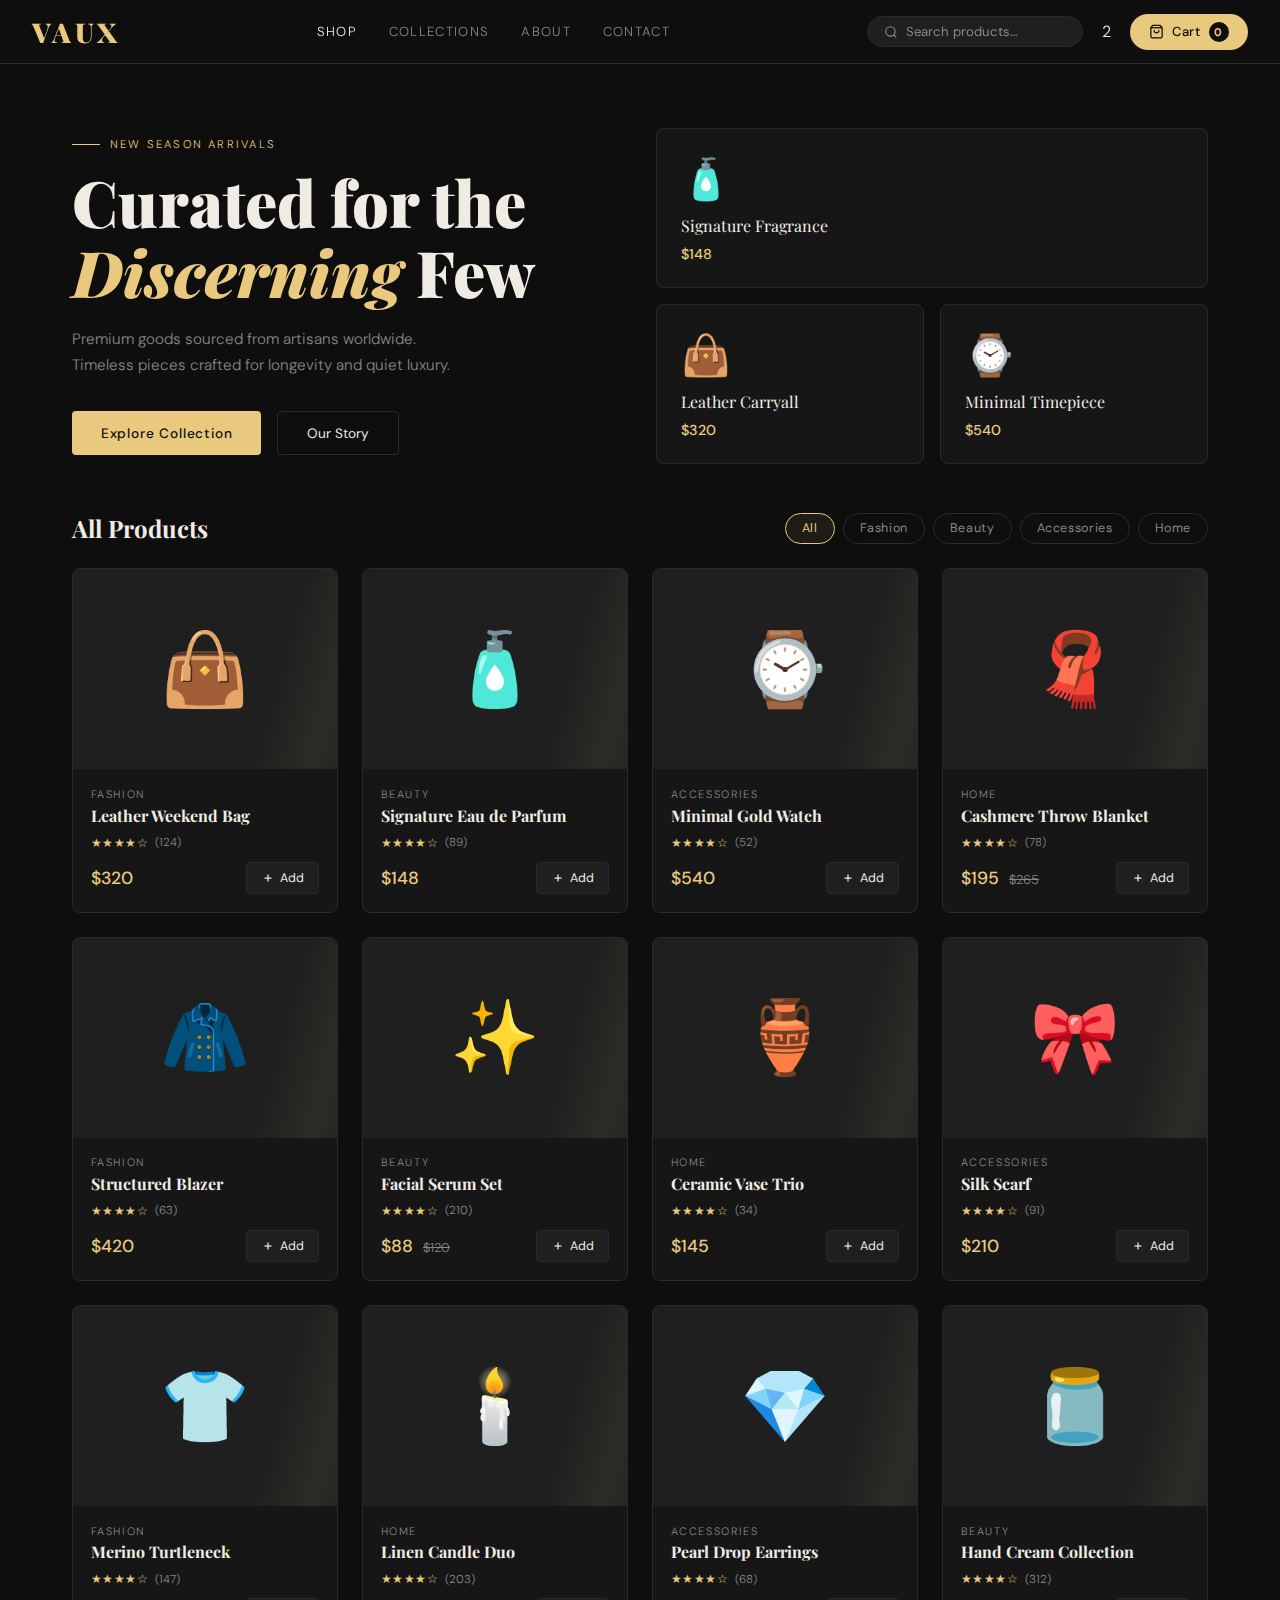
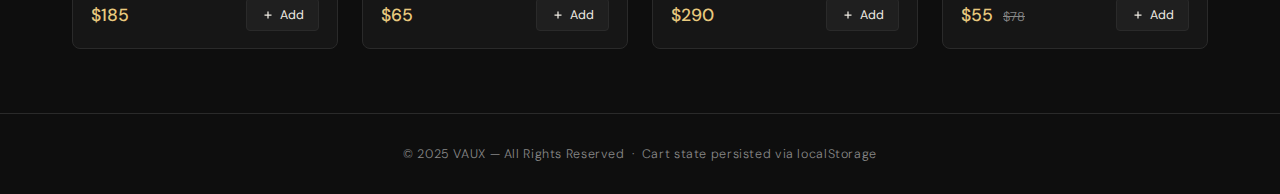
<file: vaux/index.html>
<!DOCTYPE html>
<html lang="en">
<head>
  <meta charset="UTF-8">
  <meta name="viewport" content="width=device-width, initial-scale=1.0">
  <title>VAUX — Modern Shop</title>

  <!-- Google Fonts -->
  <link
    href="https://fonts.googleapis.com/css2?family=Playfair+Display:wght@400;700;900&family=DM+Sans:wght@300;400;500&display=swap"
    rel="stylesheet"
  >

  <!-- ── CSS Modules ── -->
  <link rel="stylesheet" href="css/variables.css">
  <link rel="stylesheet" href="css/header.css">
  <link rel="stylesheet" href="css/hero.css">
  <link rel="stylesheet" href="css/products.css">
  <link rel="stylesheet" href="css/cart.css">
  <link rel="stylesheet" href="css/toast.css">
  <link rel="stylesheet" href="css/footer.css">
</head>
<body>

  <!-- ══════════════════════════════════════
  HEADER
  ══════════════════════════════════════ -->
  <header>
    <a class="logo" href="#">VAUX</a>

    <nav id="nav">
      <a class="active" href="index.html">Shop</a>
      <a href="#">Collections</a>
      <a href="about.html">About</a>
      <a href="#">Contact</a>
    </nav>

    <div class="header-right">
      <div class="search-box">
        <svg width="14" height="14" viewBox="0 0 24 24" fill="none" stroke="currentColor" stroke-width="2">
          <circle cx="11" cy="11" r="8"/>
          <line x1="21" y1="21" x2="16.65" y2="16.65"/>
        </svg>
        <input type="text" id="searchInput" placeholder="Search products…">
      </div>2

      <button class="cart-btn" onclick="toggleCart()">
        <svg width="15" height="15" viewBox="0 0 24 24" fill="none" stroke="currentColor" stroke-width="2">
          <path d="M6 2L3 6v14a2 2 0 002 2h14a2 2 0 002-2V6l-3-4z"/>
          <line x1="3" y1="6" x2="21" y2="6"/>
          <path d="M16 10a4 4 0 01-8 0"/>
        </svg>
        Cart
        <span class="cart-count" id="cartCount">0</span>
      </button>

      <button class="mobile-menu-btn" onclick="toggleNav()">
        <svg width="22" height="22" viewBox="0 0 24 24" fill="none" stroke="currentColor" stroke-width="2">
          <line x1="3" y1="6"  x2="21" y2="6"/>
          <line x1="3" y1="12" x2="21" y2="12"/>
          <line x1="3" y1="18" x2="21" y2="18"/>
        </svg>
      </button>
    </div>
  </header>

  <!-- ══════════════════════════════════════
       HERO BANNER
  ══════════════════════════════════════ -->
  <section class="hero">
    <div>
      <div class="hero-tag">New Season Arrivals</div>
      <h1>Curated for the <em>Discerning</em> Few</h1>
      <p>Premium goods sourced from artisans worldwide. Timeless pieces crafted for longevity and quiet luxury.</p>
      <div class="hero-cta">
        <button
          class="btn-primary"
          onclick="document.querySelector('.products').scrollIntoView({ behavior: 'smooth' })"
        >
          Explore Collection
        </button>
        <button class="btn-outline">Our Story</button>
      </div>
    </div>

    <div class="hero-visual">
      <div class="hero-card">
        <div class="hc-emoji">🧴</div>
        <div class="hc-name">Signature Fragrance</div>
        <div class="hc-price">$148</div>
      </div>
      <div class="hero-card">
        <div class="hc-emoji">👜</div>
        <div class="hc-name">Leather Carryall</div>
        <div class="hc-price">$320</div>
      </div>
      <div class="hero-card">
        <div class="hc-emoji">⌚</div>
        <div class="hc-name">Minimal Timepiece</div>
        <div class="hc-price">$540</div>
      </div>
    </div>
  </section>

  <!-- ══════════════════════════════════════
       SHOP HEADER + FILTERS
  ══════════════════════════════════════ -->
  <div class="shop-header">
    <h2 class="shop-title">All Products</h2>
    <div class="filters">
      <button class="filter-btn active" onclick="filterProducts('all', this)">All</button>
      <button class="filter-btn" onclick="filterProducts('fashion', this)">Fashion</button>
      <button class="filter-btn" onclick="filterProducts('beauty', this)">Beauty</button>
      <button class="filter-btn" onclick="filterProducts('accessories', this)">Accessories</button>
      <button class="filter-btn" onclick="filterProducts('home', this)">Home</button>
    </div>
  </div>

  <!-- ══════════════════════════════════════
       PRODUCT GRID (populated by products.js)
  ══════════════════════════════════════ -->
  <div class="products" id="productGrid"></div>

  <!-- ══════════════════════════════════════
       FOOTER
  ══════════════════════════════════════ -->
  <footer>
    © 2025 VAUX — All Rights Reserved &nbsp;·&nbsp; Cart state persisted via localStorage
  </footer>

  <!-- ══════════════════════════════════════
       CART OVERLAY + SIDEBAR
  ══════════════════════════════════════ -->
  <div class="cart-overlay" id="cartOverlay" onclick="toggleCart()"></div>

  <div class="cart-sidebar" id="cartSidebar">
    <div class="cart-head">
      <h2>Your Cart</h2>
      <button class="close-btn" onclick="toggleCart()">✕</button>
    </div>

    <!-- Items injected by cartUI.js -->
    <div class="cart-items" id="cartItems"></div>

    <!-- Totals + checkout (shown only when cart has items) -->
    <div class="cart-foot" id="cartFoot" style="display:none;">
      <div class="cart-totals">
        <div class="total-row"><span>Subtotal</span><span id="cartSubtotal">$0</span></div>
        <div class="total-row"><span>Shipping</span><span>Free</span></div>
        <div class="total-row grand">
          <span>Total</span><span id="cartTotal">$0</span>
        </div>
      </div>
      <button class="checkout-btn">Proceed to Checkout →</button>
      <div class="persist-note">
        <div class="persist-dot"></div>
        Cart saved automatically
      </div>
    </div>
  </div>

  <!-- ══════════════════════════════════════
       TOAST CONTAINER (populated by toast.js)
  ══════════════════════════════════════ -->
  <div class="toast-container" id="toastContainer"></div>

  <!-- ── JS Modules (order matters) ── -->
  <script src="js/api.js"></script>
  <script src="js/data.js"></script>
  <script src="js/toast.js"></script>
  <script src="js/cart.js"></script>
  <script src="js/cartUI.js"></script>
  <script src="js/products.js"></script>
  <script src="js/nav.js"></script>
  <script src="js/app.js"></script>

</body>
</html>
</file>
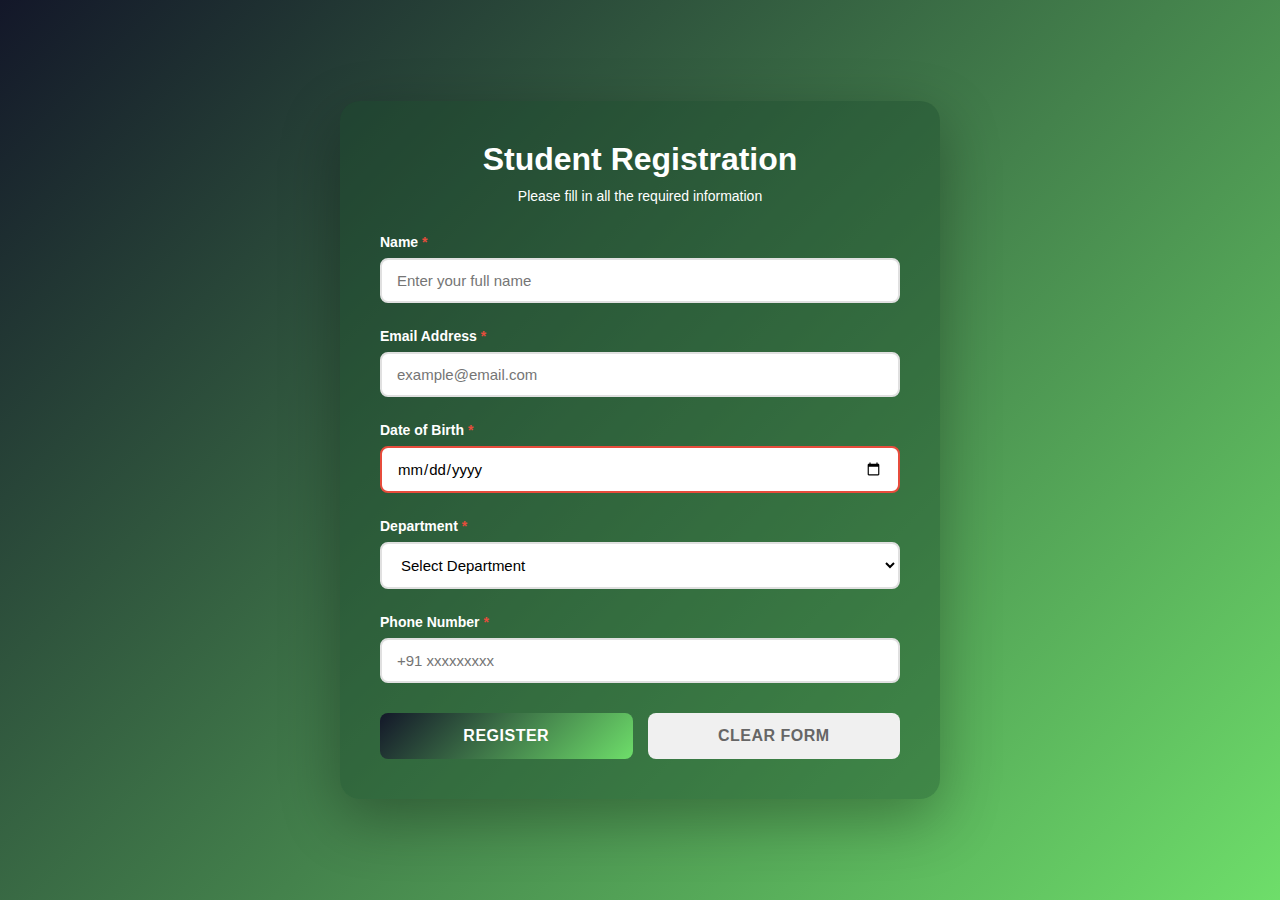
<file: FSD-master/Task1/index.html>
<!DOCTYPE html>
<html lang="en">
<head>
    <meta charset="UTF-8">
    <meta name="viewport" content="width=device-width, initial-scale=1.0">
    <title>Student Registration Form</title>
    <link rel="stylesheet" href="style.css">
</head>
<body>
    <div class="container">
        <div class="form-wrapper">
            <h1>Student Registration</h1>
            <p class="subtitle">Please fill in all the required information</p>
            
            <form id="registrationForm" action="#" method="POST">
                <div class="form-group">
                    <label for="name"> Name <span class="required">*</span></label>
                    <input type="text" id="name" name="name" placeholder="Enter your full name" required>
                </div>

                <div class="form-group">
                    <label for="email">Email Address <span class="required">*</span></label>
                    <input type="email" id="email" name="email" placeholder="example@email.com" required>
                </div>

                <div class="form-group">
                    <label for="dob">Date of Birth <span class="required">*</span></label>
                    <input type="date" id="dob" name="dob" required>
                </div>

                <div class="form-group">
                    <label for="department">Department <span class="required">*</span></label>
                    <select id="department" name="department" required>
                        <option value="">Select Department</option>
                        <option value="computer-science">Computer Science</option>
                        <option value="electronics">Electronics Engineering</option>
                        <option value="mechanical">Mechanical Engineering</option>
                        <option value="civil">Civil Engineering</option>
                        <option value="business">Business Administration</option>
                        <option value="mathematics">Mathematics</option>
                        <option value="physics">Physics</option>
                        <option value="chemistry">Chemistry</option>
                    </select>
                </div>

                <div class="form-group">
                    <label for="phone">Phone Number <span class="required">*</span></label>
                    <input type="tel" id="phone" name="phone" placeholder="+91 xxxxxxxxx" pattern="[0-9]{3}-[0-9]{3}-[0-9]{4}" required>
                </div>

                <div class="button-group">
                    <button type="submit" class="btn btn-submit">Register</button>
                    <button type="reset" class="btn btn-reset">Clear Form</button>
                </div>
            </form>
        </div>
    </div>
</body>
</html>
</file>
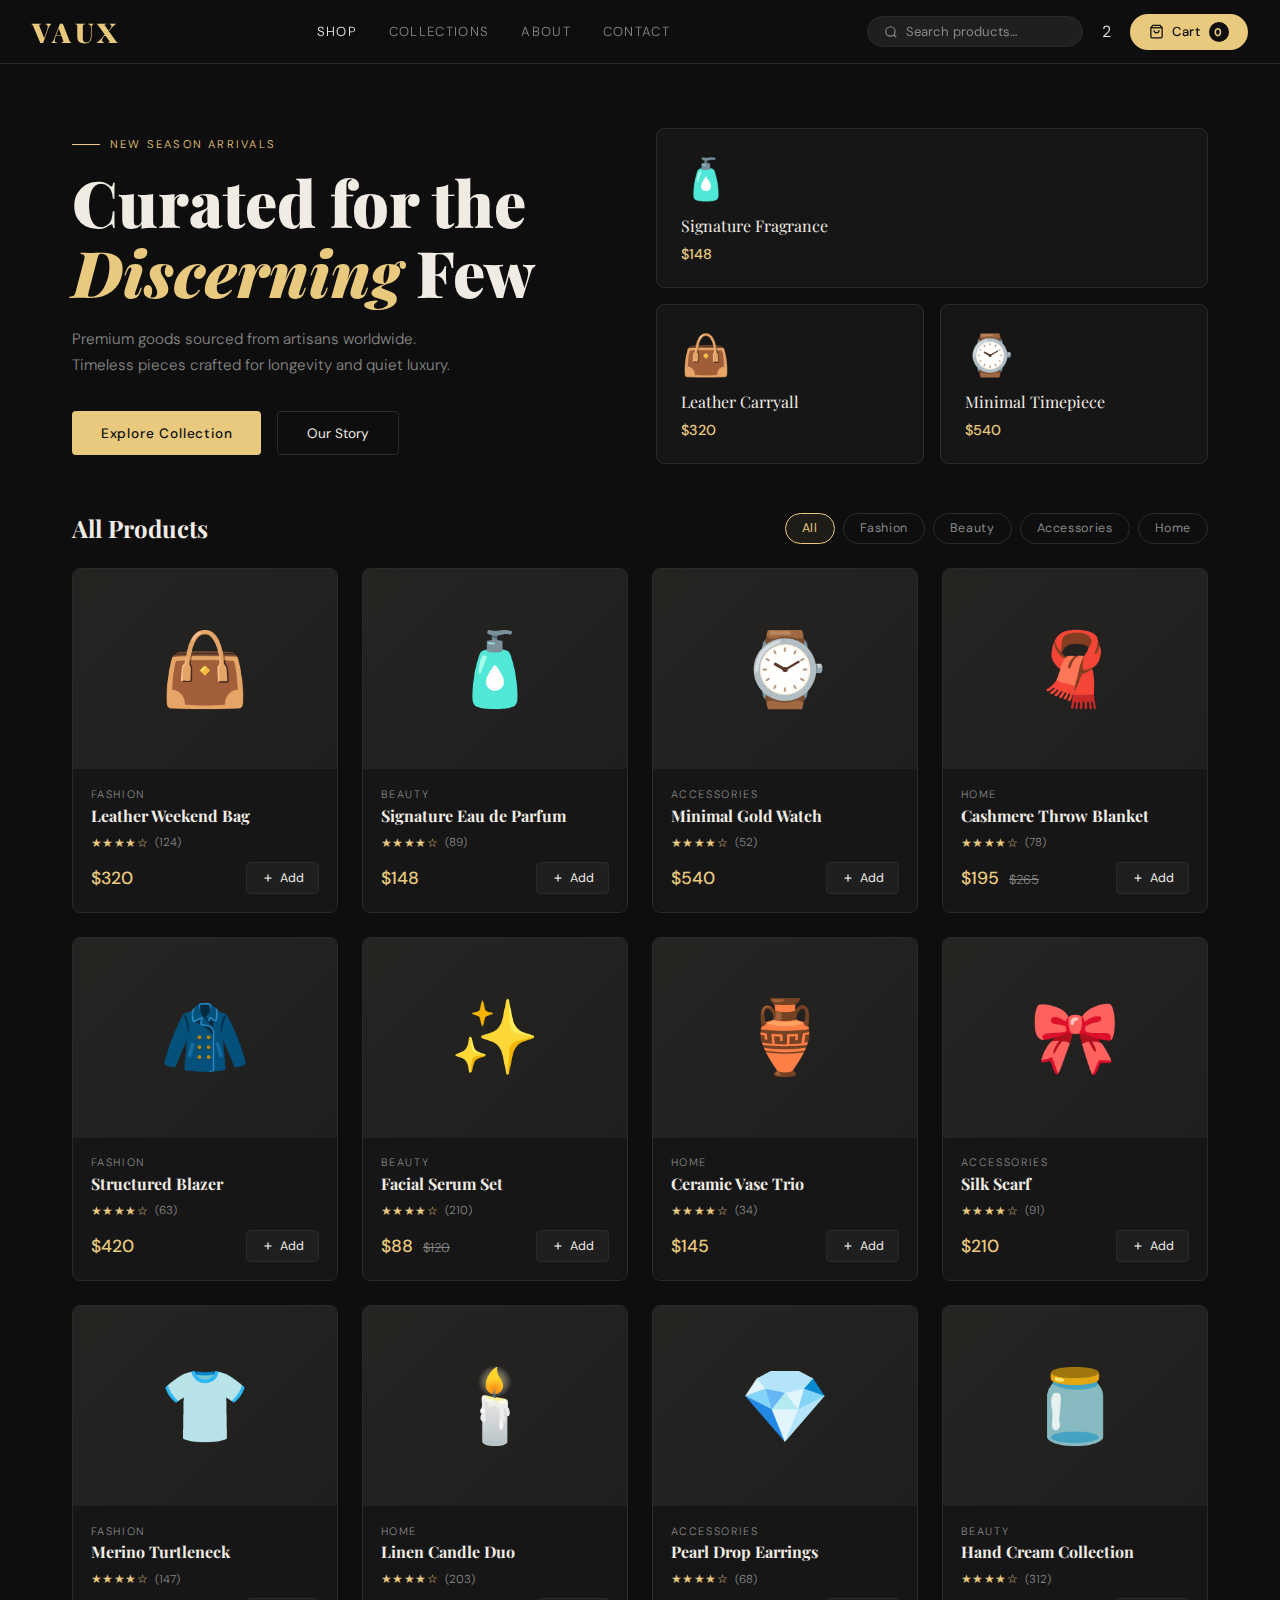
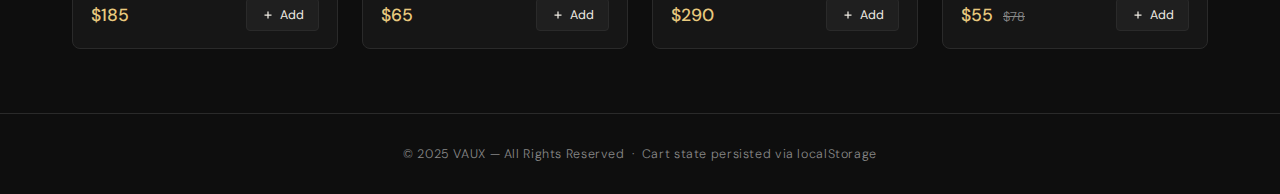
<file: FSD-master/vaux/index.html>
<!DOCTYPE html>
<html lang="en">
<head>
  <meta charset="UTF-8">
  <meta name="viewport" content="width=device-width, initial-scale=1.0">
  <title>VAUX — Modern Shop</title>

  <!-- Google Fonts -->
  <link
    href="https://fonts.googleapis.com/css2?family=Playfair+Display:wght@400;700;900&family=DM+Sans:wght@300;400;500&display=swap"
    rel="stylesheet"
  >

  <!-- ── CSS Modules ── -->
  <link rel="stylesheet" href="css/variables.css">
  <link rel="stylesheet" href="css/header.css">
  <link rel="stylesheet" href="css/hero.css">
  <link rel="stylesheet" href="css/products.css">
  <link rel="stylesheet" href="css/cart.css">
  <link rel="stylesheet" href="css/toast.css">
  <link rel="stylesheet" href="css/footer.css">
</head>
<body>

  <!-- ══════════════════════════════════════
  HEADER
  ══════════════════════════════════════ -->
  <header>
    <a class="logo" href="#">VAUX</a>

    <nav id="nav">
      <a class="active" href="index.html">Shop</a>
      <a href="#">Collections</a>
      <a href="about.html">About</a>
      <a href="#">Contact</a>
    </nav>

    <div class="header-right">
      <div class="search-box">
        <svg width="14" height="14" viewBox="0 0 24 24" fill="none" stroke="currentColor" stroke-width="2">
          <circle cx="11" cy="11" r="8"/>
          <line x1="21" y1="21" x2="16.65" y2="16.65"/>
        </svg>
        <input type="text" id="searchInput" placeholder="Search products…">
      </div>2

      <button class="cart-btn" onclick="toggleCart()">
        <svg width="15" height="15" viewBox="0 0 24 24" fill="none" stroke="currentColor" stroke-width="2">
          <path d="M6 2L3 6v14a2 2 0 002 2h14a2 2 0 002-2V6l-3-4z"/>
          <line x1="3" y1="6" x2="21" y2="6"/>
          <path d="M16 10a4 4 0 01-8 0"/>
        </svg>
        Cart
        <span class="cart-count" id="cartCount">0</span>
      </button>

      <button class="mobile-menu-btn" onclick="toggleNav()">
        <svg width="22" height="22" viewBox="0 0 24 24" fill="none" stroke="currentColor" stroke-width="2">
          <line x1="3" y1="6"  x2="21" y2="6"/>
          <line x1="3" y1="12" x2="21" y2="12"/>
          <line x1="3" y1="18" x2="21" y2="18"/>
        </svg>
      </button>
    </div>
  </header>

  <!-- ══════════════════════════════════════
       HERO BANNER
  ══════════════════════════════════════ -->
  <section class="hero">
    <div>
      <div class="hero-tag">New Season Arrivals</div>
      <h1>Curated for the <em>Discerning</em> Few</h1>
      <p>Premium goods sourced from artisans worldwide. Timeless pieces crafted for longevity and quiet luxury.</p>
      <div class="hero-cta">
        <button
          class="btn-primary"
          onclick="document.querySelector('.products').scrollIntoView({ behavior: 'smooth' })"
        >
          Explore Collection
        </button>
        <button class="btn-outline">Our Story</button>
      </div>
    </div>

    <div class="hero-visual">
      <div class="hero-card">
        <div class="hc-emoji">🧴</div>
        <div class="hc-name">Signature Fragrance</div>
        <div class="hc-price">$148</div>
      </div>
      <div class="hero-card">
        <div class="hc-emoji">👜</div>
        <div class="hc-name">Leather Carryall</div>
        <div class="hc-price">$320</div>
      </div>
      <div class="hero-card">
        <div class="hc-emoji">⌚</div>
        <div class="hc-name">Minimal Timepiece</div>
        <div class="hc-price">$540</div>
      </div>
    </div>
  </section>

  <!-- ══════════════════════════════════════
       SHOP HEADER + FILTERS
  ══════════════════════════════════════ -->
  <div class="shop-header">
    <h2 class="shop-title">All Products</h2>
    <div class="filters">
      <button class="filter-btn active" onclick="filterProducts('all', this)">All</button>
      <button class="filter-btn" onclick="filterProducts('fashion', this)">Fashion</button>
      <button class="filter-btn" onclick="filterProducts('beauty', this)">Beauty</button>
      <button class="filter-btn" onclick="filterProducts('accessories', this)">Accessories</button>
      <button class="filter-btn" onclick="filterProducts('home', this)">Home</button>
    </div>
  </div>

  <!-- ══════════════════════════════════════
       PRODUCT GRID (populated by products.js)
  ══════════════════════════════════════ -->
  <div class="products" id="productGrid"></div>

  <!-- ══════════════════════════════════════
       FOOTER
  ══════════════════════════════════════ -->
  <footer>
    © 2025 VAUX — All Rights Reserved &nbsp;·&nbsp; Cart state persisted via localStorage
  </footer>

  <!-- ══════════════════════════════════════
       CART OVERLAY + SIDEBAR
  ══════════════════════════════════════ -->
  <div class="cart-overlay" id="cartOverlay" onclick="toggleCart()"></div>

  <div class="cart-sidebar" id="cartSidebar">
    <div class="cart-head">
      <h2>Your Cart</h2>
      <button class="close-btn" onclick="toggleCart()">✕</button>
    </div>

    <!-- Items injected by cartUI.js -->
    <div class="cart-items" id="cartItems"></div>

    <!-- Totals + checkout (shown only when cart has items) -->
    <div class="cart-foot" id="cartFoot" style="display:none;">
      <div class="cart-totals">
        <div class="total-row"><span>Subtotal</span><span id="cartSubtotal">$0</span></div>
        <div class="total-row"><span>Shipping</span><span>Free</span></div>
        <div class="total-row grand">
          <span>Total</span><span id="cartTotal">$0</span>
        </div>
      </div>
      <button class="checkout-btn">Proceed to Checkout →</button>
      <div class="persist-note">
        <div class="persist-dot"></div>
        Cart saved automatically
      </div>
    </div>
  </div>

  <!-- ══════════════════════════════════════
       TOAST CONTAINER (populated by toast.js)
  ══════════════════════════════════════ -->
  <div class="toast-container" id="toastContainer"></div>

  <!-- ── JS Modules (order matters) ── -->
  <script src="js/data.js"></script>
  <script src="js/toast.js"></script>
  <script src="js/cart.js"></script>
  <script src="js/cartUI.js"></script>
  <script src="js/products.js"></script>
  <script src="js/nav.js"></script>
  <script src="js/app.js"></script>

</body>
</html>
</file>
<file: Task1/style.css>
* {
  margin: 0;
  padding: 0;
  box-sizing: border-box;
}

body {
  font-family: "Segoe UI", Tahoma, Geneva, Verdana, sans-serif;
  background: linear-gradient(135deg, #667eea 0%, #764ba2 100%);
  min-height: 100vh;
  display: flex;
  justify-content: center;
  align-items: center;
  padding: 20px;
}

.container {
  width: 100%;
  max-width: 600px;
}

.form-wrapper {
  background: white;
  border-radius: 20px;
  padding: 40px;
  box-shadow: 0 20px 60px rgba(0, 0, 0, 0.3);
  animation: slideIn 0.5s ease-out;
}

@keyframes slideIn {
  from {
    opacity: 0;
    transform: translateY(-30px);
  }
  to {
    opacity: 1;
    transform: translateY(0);
  }
}

h1 {
  color: #333;
  font-size: 32px;
  margin-bottom: 10px;
  text-align: center;
}

.subtitle {
  color: #666;
  text-align: center;
  margin-bottom: 30px;
  font-size: 14px;
}

.form-group {
  margin-bottom: 25px;
}

label {
  display: block;
  margin-bottom: 8px;
  color: #333;
  font-weight: 600;
  font-size: 14px;
}

.required {
  color: #e74c3c;
}

input[type="text"],
input[type="email"],
input[type="date"],
input[type="tel"],
select {
  width: 100%;
  padding: 12px 15px;
  border: 2px solid #e0e0e0;
  border-radius: 8px;
  font-size: 15px;
  transition: all 0.3s ease;
  font-family: inherit;
}

input[type="text"]:focus,
input[type="email"]:focus,
input[type="date"]:focus,
input[type="tel"]:focus,
select:focus {
  outline: none;
  border-color: #667eea;
  box-shadow: 0 0 0 3px rgba(102, 126, 234, 0.1);
}

input[type="text"]:hover,
input[type="email"]:hover,
input[type="date"]:hover,
input[type="tel"]:hover,
select:hover {
  border-color: #667eea;
}

select {
  cursor: pointer;
  background-color: white;
}

small {
  display: block;
  margin-top: 5px;
  color: #999;
  font-size: 12px;
}

.button-group {
  display: flex;
  gap: 15px;
  margin-top: 30px;
}

.btn {
  flex: 1;
  padding: 14px 20px;
  border: none;
  border-radius: 8px;
  font-size: 16px;
  font-weight: 600;
  cursor: pointer;
  transition: all 0.3s ease;
  text-transform: uppercase;
  letter-spacing: 0.5px;
}

.btn-submit {
  background: linear-gradient(135deg, #667eea 0%, #764ba2 100%);
  color: white;
}

.btn-submit:hover {
  transform: translateY(-2px);
  box-shadow: 0 10px 20px rgba(102, 126, 234, 0.4);
}

.btn-submit:active {
  transform: translateY(0);
}

.btn-reset {
  background: #f0f0f0;
  color: #666;
}

.btn-reset:hover {
  background: #e0e0e0;
  transform: translateY(-2px);
}

/* Validation styles */
input:invalid:not(:placeholder-shown) {
  border-color: #e74c3c;
}

input:valid:not(:placeholder-shown) {
  border-color: #2ecc71;
}

/* Responsive design */
@media (max-width: 600px) {
  .form-wrapper {
    padding: 25px;
  }

  h1 {
    font-size: 26px;
  }

  .button-group {
    flex-direction: column;
  }
}
</file>
<file: Task2/style.css>
* {
  margin: 0;
  padding: 0;
  box-sizing: border-box;
}

body {
  font-family: "Segoe UI", Tahoma, Geneva, Verdana, sans-serif;
  background: linear-gradient(135deg, #1e3c72 0%, #2a5298 100%);
  min-height: 100vh;
  padding: 20px;
  color: #333;
}

.container {
  max-width: 1400px;
  margin: 0 auto;
}

header {
  text-align: center;
  color: white;
  margin-bottom: 30px;
  animation: fadeInDown 0.6s ease-out;
}

header h1 {
  font-size: 42px;
  margin-bottom: 10px;
  text-shadow: 2px 2px 4px rgba(0, 0, 0, 0.3);
}

.subtitle {
  font-size: 18px;
  opacity: 0.9;
}

/* Statistics Panel */
.stats-panel {
  display: grid;
  grid-template-columns: repeat(auto-fit, minmax(200px, 1fr));
  gap: 20px;
  margin-bottom: 30px;
  animation: fadeIn 0.8s ease-out;
}

.stat-card {
  background: white;
  padding: 25px;
  border-radius: 15px;
  text-align: center;
  box-shadow: 0 5px 15px rgba(0, 0, 0, 0.2);
  transition: transform 0.3s ease;
}

.stat-card:hover {
  transform: translateY(-5px);
}

.stat-card h3 {
  font-size: 36px;
  color: #2a5298;
  margin-bottom: 10px;
}

.stat-card p {
  color: #666;
  font-size: 14px;
  text-transform: uppercase;
  letter-spacing: 1px;
}

/* Department Statistics */
.department-stats {
  background: white;
  padding: 30px;
  border-radius: 15px;
  margin-bottom: 30px;
  box-shadow: 0 5px 15px rgba(0, 0, 0, 0.2);
  animation: fadeIn 1s ease-out;
}

.department-stats h2 {
  color: #2a5298;
  margin-bottom: 20px;
  font-size: 24px;
}

.dept-grid {
  display: grid;
  grid-template-columns: repeat(auto-fill, minmax(180px, 1fr));
  gap: 15px;
}

.dept-card {
  background: linear-gradient(135deg, #667eea 0%, #764ba2 100%);
  padding: 20px;
  border-radius: 12px;
  text-align: center;
  color: white;
  transition: transform 0.3s ease;
  cursor: pointer;
}

.dept-card:hover {
  transform: scale(1.05);
}

.dept-name {
  font-size: 13px;
  margin-bottom: 10px;
  font-weight: 500;
}

.dept-count {
  font-size: 32px;
  font-weight: bold;
  margin-bottom: 5px;
}

.dept-label {
  font-size: 11px;
  opacity: 0.9;
  text-transform: uppercase;
}

/* Controls Panel */
.controls-panel {
  background: white;
  padding: 25px;
  border-radius: 15px;
  margin-bottom: 30px;
  box-shadow: 0 5px 15px rgba(0, 0, 0, 0.2);
  display: grid;
  grid-template-columns: repeat(auto-fit, minmax(250px, 1fr));
  gap: 20px;
  animation: fadeIn 1.2s ease-out;
}

.control-group {
  display: flex;
  flex-direction: column;
}

.control-group label {
  font-weight: 600;
  margin-bottom: 8px;
  color: #333;
  font-size: 14px;
}

.control-group select,
.control-group input {
  padding: 12px 15px;
  border: 2px solid #e0e0e0;
  border-radius: 8px;
  font-size: 15px;
  transition: all 0.3s ease;
  font-family: inherit;
}

.control-group select:focus,
.control-group input:focus {
  outline: none;
  border-color: #667eea;
  box-shadow: 0 0 0 3px rgba(102, 126, 234, 0.1);
}

.control-group select:hover,
.control-group input:hover {
  border-color: #667eea;
}

/* Table Container */
.table-container {
  background: white;
  border-radius: 15px;
  padding: 20px;
  box-shadow: 0 5px 15px rgba(0, 0, 0, 0.2);
  overflow-x: auto;
  animation: fadeIn 1.4s ease-out;
}

table {
  width: 100%;
  border-collapse: collapse;
}

thead {
  background: linear-gradient(135deg, #667eea 0%, #764ba2 100%);
  color: white;
}

thead th {
  padding: 15px;
  text-align: left;
  font-weight: 600;
  font-size: 14px;
  text-transform: uppercase;
  letter-spacing: 0.5px;
}

thead th:first-child {
  border-top-left-radius: 10px;
}

thead th:last-child {
  border-top-right-radius: 10px;
}

tbody tr {
  border-bottom: 1px solid #f0f0f0;
  transition: background 0.2s ease;
  animation: slideIn 0.3s ease-out backwards;
}

tbody tr:hover {
  background: #f8f9ff;
}

tbody td {
  padding: 15px;
  font-size: 14px;
}

.dept-badge {
  background: #e3f2fd;
  color: #1976d2;
  padding: 5px 12px;
  border-radius: 20px;
  font-size: 12px;
  font-weight: 600;
  white-space: nowrap;
}

.gpa-badge {
  background: #c8e6c9;
  color: #2e7d32;
  padding: 5px 10px;
  border-radius: 6px;
  font-weight: 600;
}

.no-data {
  text-align: center;
  padding: 40px !important;
  color: #999;
  font-style: italic;
}

/* Footer */
.footer {
  background: white;
  padding: 15px 25px;
  border-radius: 15px;
  margin-top: 20px;
  text-align: center;
  box-shadow: 0 5px 15px rgba(0, 0, 0, 0.2);
  animation: fadeIn 1.6s ease-out;
}

.footer p {
  color: #666;
  font-weight: 600;
}

/* Animations */
@keyframes fadeIn {
  from {
    opacity: 0;
    transform: translateY(20px);
  }
  to {
    opacity: 1;
    transform: translateY(0);
  }
}

@keyframes fadeInDown {
  from {
    opacity: 0;
    transform: translateY(-30px);
  }
  to {
    opacity: 1;
    transform: translateY(0);
  }
}

@keyframes slideIn {
  from {
    opacity: 0;
    transform: translateX(-10px);
  }
  to {
    opacity: 1;
    transform: translateX(0);
  }
}

/* Responsive Design */
@media (max-width: 768px) {
  header h1 {
    font-size: 28px;
  }

  .subtitle {
    font-size: 14px;
  }

  .stats-panel {
    grid-template-columns: 1fr;
  }

  .controls-panel {
    grid-template-columns: 1fr;
  }

  .dept-grid {
    grid-template-columns: repeat(auto-fill, minmax(120px, 1fr));
  }

  table {
    font-size: 12px;
  }

  thead th,
  tbody td {
    padding: 10px 8px;
  }

  .dept-badge {
    font-size: 11px;
    padding: 4px 8px;
  }
}
</file>
<file: Task3/style.css>
* {
  margin: 0;
  padding: 0;
  box-sizing: border-box;
}

body {
  font-family: "Segoe UI", Tahoma, Geneva, Verdana, sans-serif;
  background: linear-gradient(135deg, #667eea 0%, #764ba2 100%);
  min-height: 100vh;
  display: flex;
  justify-content: center;
  align-items: center;
  padding: 20px;
}

.container {
  width: 100%;
  max-width: 450px;
  animation: slideIn 0.5s ease-out;
}

@keyframes slideIn {
  from {
    opacity: 0;
    transform: translateY(-30px);
  }
  to {
    opacity: 1;
    transform: translateY(0);
  }
}

.login-box {
  background: white;
  border-radius: 20px;
  padding: 40px;
  box-shadow: 0 20px 60px rgba(0, 0, 0, 0.3);
}

.login-header {
  text-align: center;
  margin-bottom: 30px;
}

.icon {
  font-size: 60px;
  margin-bottom: 15px;
  animation: rotate 2s ease-in-out infinite;
}

@keyframes rotate {
  0%,
  100% {
    transform: rotate(0deg);
  }
  25% {
    transform: rotate(-10deg);
  }
  75% {
    transform: rotate(10deg);
  }
}

.login-header h1 {
  color: #333;
  font-size: 28px;
  margin-bottom: 8px;
}

.login-header p {
  color: #666;
  font-size: 14px;
}

/* Alert Box */
.alert {
  padding: 15px 20px;
  border-radius: 10px;
  margin-bottom: 20px;
  display: flex;
  justify-content: space-between;
  align-items: center;
  font-size: 14px;
  font-weight: 500;
  opacity: 0;
  transform: translateY(-10px);
  transition: all 0.3s ease;
}

.alert.show {
  opacity: 1;
  transform: translateY(0);
}

.alert.hidden {
  display: none;
}

.alert.success {
  background-color: #d4edda;
  color: #155724;
  border: 1px solid #c3e6cb;
}

.alert.error {
  background-color: #f8d7da;
  color: #721c24;
  border: 1px solid #f5c6cb;
}

.alert.info {
  background-color: #d1ecf1;
  color: #0c5460;
  border: 1px solid #bee5eb;
}

.close-btn {
  background: none;
  border: none;
  font-size: 24px;
  cursor: pointer;
  color: inherit;
  opacity: 0.6;
  transition: opacity 0.2s;
  padding: 0;
  margin-left: 10px;
}

.close-btn:hover {
  opacity: 1;
}

/* Form Groups */
.form-group {
  margin-bottom: 20px;
}

label {
  display: block;
  margin-bottom: 8px;
  color: #333;
  font-weight: 600;
  font-size: 14px;
}

.input-wrapper {
  position: relative;
  display: flex;
  align-items: center;
}

.input-icon {
  position: absolute;
  left: 15px;
  font-size: 18px;
  z-index: 1;
}

input[type="email"],
input[type="password"],
input[type="text"] {
  width: 100%;
  padding: 12px 15px 12px 45px;
  border: 2px solid #e0e0e0;
  border-radius: 10px;
  font-size: 15px;
  transition: all 0.3s ease;
  font-family: inherit;
}

input:focus {
  outline: none;
  border-color: #667eea;
  box-shadow: 0 0 0 3px rgba(102, 126, 234, 0.1);
}

input.input-error {
  border-color: #e74c3c;
  background-color: #fff5f5;
}

.toggle-password {
  position: absolute;
  right: 12px;
  background: none;
  border: none;
  cursor: pointer;
  font-size: 18px;
  padding: 5px;
  transition: transform 0.2s;
}

.toggle-password:hover {
  transform: scale(1.1);
}

.error-message {
  display: block;
  color: #e74c3c;
  font-size: 12px;
  margin-top: 5px;
  min-height: 16px;
  font-weight: 500;
}

/* Form Options */
.form-options {
  display: flex;
  justify-content: space-between;
  align-items: center;
  margin-bottom: 25px;
  font-size: 14px;
}

.checkbox-container {
  display: flex;
  align-items: center;
  cursor: pointer;
  user-select: none;
  color: #666;
}

.checkbox-container input {
  margin-right: 8px;
  cursor: pointer;
}

.forgot-password {
  color: #667eea;
  text-decoration: none;
  font-weight: 500;
  transition: color 0.2s;
}

.forgot-password:hover {
  color: #764ba2;
  text-decoration: underline;
}

/* Login Button */
.btn-login {
  width: 100%;
  padding: 14px;
  background: linear-gradient(135deg, #667eea 0%, #764ba2 100%);
  color: white;
  border: none;
  border-radius: 10px;
  font-size: 16px;
  font-weight: 600;
  cursor: pointer;
  transition: all 0.3s ease;
  text-transform: uppercase;
  letter-spacing: 0.5px;
  position: relative;
}

.btn-login:hover:not(:disabled) {
  transform: translateY(-2px);
  box-shadow: 0 10px 20px rgba(102, 126, 234, 0.4);
}

.btn-login:active:not(:disabled) {
  transform: translateY(0);
}

.btn-login:disabled {
  opacity: 0.7;
  cursor: not-allowed;
}

/* Loader */
.loader {
  border: 3px solid rgba(255, 255, 255, 0.3);
  border-top: 3px solid white;
  border-radius: 50%;
  width: 20px;
  height: 20px;
  animation: spin 1s linear infinite;
  display: inline-block;
}

@keyframes spin {
  0% {
    transform: rotate(0deg);
  }
  100% {
    transform: rotate(360deg);
  }
}

.loader.hidden {
  display: none;
}

/* Signup Link */
.signup-link {
  text-align: center;
  margin-top: 25px;
  color: #666;
  font-size: 14px;
}

.signup-link a {
  color: #667eea;
  text-decoration: none;
  font-weight: 600;
  transition: color 0.2s;
}

.signup-link a:hover {
  color: #764ba2;
  text-decoration: underline;
}

/* Demo Credentials */
.demo-credentials {
  margin-top: 30px;
  padding: 20px;
  background: #f8f9fa;
  border-radius: 12px;
  border-left: 4px solid #667eea;
}

.demo-credentials h3 {
  color: #333;
  font-size: 14px;
  margin-bottom: 12px;
}

.demo-user {
  padding: 8px 0;
  font-size: 13px;
  color: #555;
  border-bottom: 1px solid #e0e0e0;
}

.demo-user:last-child {
  border-bottom: none;
}

.demo-user strong {
  color: #667eea;
  display: inline-block;
  min-width: 70px;
}

/* Responsive Design */
@media (max-width: 500px) {
  .login-box {
    padding: 30px 25px;
  }

  .login-header h1 {
    font-size: 24px;
  }

  .form-options {
    flex-direction: column;
    gap: 10px;
    align-items: flex-start;
  }

  .demo-credentials {
    padding: 15px;
  }

  .demo-user {
    font-size: 12px;
  }
}

/* Animations for form inputs */
input:focus + .input-icon {
  animation: bounce 0.5s ease;
}

@keyframes bounce {
  0%,
  100% {
    transform: scale(1);
  }
  50% {
    transform: scale(1.2);
  }
}
</file>
<file: Task4/style.css>
* {
  margin: 0;
  padding: 0;
  box-sizing: border-box;
}

body {
  font-family: "Segoe UI", Tahoma, Geneva, Verdana, sans-serif;
  background: linear-gradient(135deg, #1e3c72 0%, #2a5298 100%);
  min-height: 100vh;
  padding: 20px;
  color: #333;
}

.container {
  max-width: 1600px;
  margin: 0 auto;
}

header {
  text-align: center;
  color: white;
  margin-bottom: 30px;
  animation: fadeInDown 0.6s ease-out;
}

header h1 {
  font-size: 42px;
  margin-bottom: 10px;
  text-shadow: 2px 2px 4px rgba(0, 0, 0, 0.3);
}

.subtitle {
  font-size: 18px;
  opacity: 0.9;
}

/* Analytics Section */
.analytics-section {
  display: grid;
  grid-template-columns: repeat(auto-fit, minmax(280px, 1fr));
  gap: 20px;
  margin-bottom: 30px;
  animation: fadeIn 0.8s ease-out;
}

.analytics-card {
  background: white;
  padding: 25px;
  border-radius: 15px;
  box-shadow: 0 5px 15px rgba(0, 0, 0, 0.2);
  transition: transform 0.3s ease;
  display: flex;
  gap: 20px;
  align-items: flex-start;
}

.analytics-card:hover {
  transform: translateY(-5px);
}

.analytics-card.highlight {
  background: linear-gradient(135deg, #667eea 0%, #764ba2 100%);
  color: white;
}

.card-icon {
  font-size: 48px;
  line-height: 1;
}

.card-content {
  flex: 1;
}

.card-content h3 {
  font-size: 14px;
  margin-bottom: 10px;
  text-transform: uppercase;
  letter-spacing: 0.5px;
  opacity: 0.9;
}

.analytics-card.highlight h3 {
  opacity: 1;
}

.card-value {
  font-size: 32px;
  font-weight: bold;
  margin-bottom: 8px;
}

.card-details p {
  font-size: 13px;
  opacity: 0.9;
  margin: 4px 0;
}

.card-label {
  font-size: 13px;
  opacity: 0.7;
  margin-top: 5px;
}

/* Tables Section */
.tables-section,
.join-section,
.history-section {
  background: white;
  padding: 30px;
  border-radius: 15px;
  margin-bottom: 30px;
  box-shadow: 0 5px 15px rgba(0, 0, 0, 0.2);
  animation: fadeIn 1s ease-out;
}

.tables-section h2,
.join-section h2,
.history-section h2 {
  color: #2a5298;
  margin-bottom: 25px;
  font-size: 26px;
}

.tables-grid {
  display: grid;
  grid-template-columns: repeat(auto-fit, minmax(400px, 1fr));
  gap: 20px;
}

.table-container {
  background: #f8f9fa;
  padding: 20px;
  border-radius: 12px;
  border: 2px solid #e0e0e0;
}

.table-container.full-width {
  grid-column: 1 / -1;
}

.table-container h3 {
  color: #333;
  margin-bottom: 15px;
  font-size: 18px;
}

.table-wrapper {
  overflow-x: auto;
  border-radius: 8px;
  background: white;
}

table {
  width: 100%;
  border-collapse: collapse;
  font-size: 14px;
}

thead {
  background: linear-gradient(135deg, #667eea 0%, #764ba2 100%);
  color: white;
}

thead th {
  padding: 12px;
  text-align: left;
  font-weight: 600;
  text-transform: uppercase;
  font-size: 12px;
  letter-spacing: 0.5px;
}

tbody tr {
  border-bottom: 1px solid #f0f0f0;
  transition: background 0.2s ease;
}

tbody tr:hover {
  background: #f8f9ff;
}

tbody td {
  padding: 12px;
}

/* Query Box */
.query-box {
  background: #2c3e50;
  color: #ecf0f1;
  padding: 20px;
  border-radius: 10px;
  margin-bottom: 20px;
  overflow-x: auto;
}

.query-box code {
  font-family: "Courier New", monospace;
  font-size: 13px;
  line-height: 1.6;
  white-space: pre-wrap;
  color: #a8e6cf;
}

/* Controls Bar */
.controls-bar {
  display: flex;
  gap: 20px;
  margin-bottom: 20px;
  flex-wrap: wrap;
}

.filter-group {
  display: flex;
  flex-direction: column;
  gap: 8px;
}

.filter-group label {
  font-weight: 600;
  font-size: 14px;
  color: #333;
}

.filter-group select {
  padding: 10px 15px;
  border: 2px solid #e0e0e0;
  border-radius: 8px;
  font-size: 14px;
  font-family: inherit;
  cursor: pointer;
  transition: all 0.3s ease;
}

.filter-group select:focus {
  outline: none;
  border-color: #667eea;
  box-shadow: 0 0 0 3px rgba(102, 126, 234, 0.1);
}

/* Badges */
.status-badge {
  padding: 5px 12px;
  border-radius: 20px;
  font-size: 12px;
  font-weight: 600;
  display: inline-block;
}

.status-completed {
  background: #d4edda;
  color: #155724;
}

.status-pending {
  background: #fff3cd;
  color: #856404;
}

.status-shipped {
  background: #d1ecf1;
  color: #0c5460;
}

.status-cancelled {
  background: #f8d7da;
  color: #721c24;
}

.category-badge {
  background: #e3f2fd;
  color: #1976d2;
  padding: 4px 10px;
  border-radius: 12px;
  font-size: 11px;
  font-weight: 600;
}

/* Customer Cards */
.customer-cards {
  display: grid;
  grid-template-columns: repeat(auto-fill, minmax(350px, 1fr));
  gap: 20px;
}

.customer-card {
  background: #f8f9fa;
  border: 2px solid #e0e0e0;
  border-radius: 12px;
  padding: 20px;
  transition: all 0.3s ease;
}

.customer-card:hover {
  border-color: #667eea;
  box-shadow: 0 5px 15px rgba(102, 126, 234, 0.2);
}

.customer-header {
  display: flex;
  justify-content: space-between;
  align-items: center;
  margin-bottom: 15px;
  padding-bottom: 15px;
  border-bottom: 2px solid #e0e0e0;
}

.customer-name {
  font-size: 18px;
  font-weight: bold;
  color: #333;
}

.customer-email {
  font-size: 13px;
  color: #666;
}

.order-count {
  background: #667eea;
  color: white;
  padding: 8px 15px;
  border-radius: 20px;
  font-size: 13px;
  font-weight: 600;
}

.customer-stats {
  display: grid;
  grid-template-columns: 1fr 1fr;
  gap: 10px;
  margin-bottom: 15px;
}

.stat-item {
  background: white;
  padding: 12px;
  border-radius: 8px;
  text-align: center;
}

.stat-label {
  font-size: 11px;
  color: #666;
  text-transform: uppercase;
  margin-bottom: 5px;
}

.stat-value {
  font-size: 18px;
  font-weight: bold;
  color: #2a5298;
}

.order-list {
  margin-top: 15px;
}

.order-list h4 {
  font-size: 14px;
  color: #333;
  margin-bottom: 10px;
}

.order-item {
  background: white;
  padding: 12px;
  border-radius: 8px;
  margin-bottom: 8px;
  display: flex;
  justify-content: space-between;
  align-items: center;
  font-size: 13px;
}

.order-info {
  flex: 1;
}

.order-product {
  font-weight: 600;
  color: #333;
  margin-bottom: 4px;
}

.order-date {
  color: #666;
  font-size: 12px;
}

.order-amount {
  font-weight: bold;
  color: #2a5298;
  font-size: 16px;
}

/* Price formatting */
.price {
  color: #2e7d32;
  font-weight: 600;
}

/* Animations */
@keyframes fadeIn {
  from {
    opacity: 0;
    transform: translateY(20px);
  }
  to {
    opacity: 1;
    transform: translateY(0);
  }
}

@keyframes fadeInDown {
  from {
    opacity: 0;
    transform: translateY(-30px);
  }
  to {
    opacity: 1;
    transform: translateY(0);
  }
}

/* Responsive Design */
@media (max-width: 1200px) {
  .tables-grid {
    grid-template-columns: 1fr;
  }
}

@media (max-width: 768px) {
  header h1 {
    font-size: 28px;
  }

  .subtitle {
    font-size: 14px;
  }

  .analytics-section {
    grid-template-columns: 1fr;
  }

  .controls-bar {
    flex-direction: column;
  }

  .customer-cards {
    grid-template-columns: 1fr;
  }

  .query-box code {
    font-size: 11px;
  }
}
</file>
<file: Task5/style.css>
* {
  margin: 0;
  padding: 0;
  box-sizing: border-box;
}

body {
  font-family: "Segoe UI", Tahoma, Geneva, Verdana, sans-serif;
  background: linear-gradient(135deg, #667eea 0%, #764ba2 100%);
  min-height: 100vh;
  padding: 20px;
  color: #333;
}

.container {
  max-width: 1400px;
  margin: 0 auto;
}

header {
  text-align: center;
  color: white;
  margin-bottom: 30px;
  animation: fadeInDown 0.6s ease-out;
}

header h1 {
  font-size: 42px;
  margin-bottom: 10px;
  text-shadow: 2px 2px 4px rgba(0, 0, 0, 0.3);
}

.subtitle {
  font-size: 16px;
  opacity: 0.9;
}

/* Transaction Alert */
.transaction-alert {
  background: white;
  border-radius: 15px;
  padding: 20px;
  margin-bottom: 25px;
  display: flex;
  align-items: center;
  gap: 20px;
  box-shadow: 0 5px 15px rgba(0, 0, 0, 0.2);
  opacity: 0;
  transform: translateY(-20px);
  transition: all 0.3s ease;
}

.transaction-alert.show {
  opacity: 1;
  transform: translateY(0);
}

.transaction-alert.hidden {
  display: none;
}

.alert-icon {
  font-size: 48px;
  line-height: 1;
}

.alert-content {
  flex: 1;
}

.alert-title {
  font-size: 20px;
  font-weight: bold;
  margin-bottom: 5px;
}

.alert-message {
  font-size: 14px;
  color: #666;
}

.transaction-alert.success {
  border-left: 5px solid #2ecc71;
}

.transaction-alert.error {
  border-left: 5px solid #e74c3c;
}

.transaction-alert.rollback {
  border-left: 5px solid #f39c12;
}

.close-alert {
  background: none;
  border: none;
  font-size: 28px;
  cursor: pointer;
  color: #999;
  padding: 0;
  width: 30px;
  height: 30px;
  transition: color 0.2s;
}

.close-alert:hover {
  color: #333;
}

/* Main Content */
.main-content {
  display: grid;
  grid-template-columns: 1fr 1fr;
  gap: 25px;
  margin-bottom: 30px;
}

.payment-section,
.accounts-section,
.history-section {
  background: white;
  border-radius: 15px;
  padding: 30px;
  box-shadow: 0 5px 15px rgba(0, 0, 0, 0.2);
  animation: fadeIn 0.8s ease-out;
}

.payment-section h2,
.accounts-section h2,
.history-section h2 {
  color: #667eea;
  margin-bottom: 25px;
  font-size: 24px;
}

/* Form Styles */
.form-group {
  margin-bottom: 20px;
}

label {
  display: block;
  margin-bottom: 8px;
  font-weight: 600;
  color: #333;
  font-size: 14px;
}

select,
input[type="number"],
input[type="text"] {
  width: 100%;
  padding: 12px 15px;
  border: 2px solid #e0e0e0;
  border-radius: 10px;
  font-size: 15px;
  transition: all 0.3s ease;
  font-family: inherit;
}

select:focus,
input:focus {
  outline: none;
  border-color: #667eea;
  box-shadow: 0 0 0 3px rgba(102, 126, 234, 0.1);
}

.account-balance {
  margin-top: 8px;
  font-size: 14px;
  color: #2ecc71;
  font-weight: 600;
}

.error-message {
  display: block;
  color: #e74c3c;
  font-size: 13px;
  margin-top: 5px;
  min-height: 18px;
}

/* Transaction Preview */
.transaction-preview {
  background: #f8f9fa;
  border: 2px solid #e0e0e0;
  border-radius: 10px;
  padding: 20px;
  margin-bottom: 20px;
}

.transaction-preview h4 {
  color: #333;
  margin-bottom: 15px;
  font-size: 16px;
}

.preview-row {
  display: flex;
  justify-content: space-between;
  padding: 10px 0;
  border-bottom: 1px solid #e0e0e0;
  font-size: 14px;
}

.preview-row:last-child {
  border-bottom: none;
}

.preview-row.highlight {
  font-weight: bold;
  font-size: 18px;
  color: #667eea;
  margin-top: 10px;
}

/* Buttons */
.btn-primary {
  width: 100%;
  padding: 15px;
  background: linear-gradient(135deg, #667eea 0%, #764ba2 100%);
  color: white;
  border: none;
  border-radius: 10px;
  font-size: 16px;
  font-weight: 600;
  cursor: pointer;
  transition: all 0.3s ease;
  display: flex;
  align-items: center;
  justify-content: center;
  gap: 10px;
}

.btn-primary:hover {
  transform: translateY(-2px);
  box-shadow: 0 10px 20px rgba(102, 126, 234, 0.4);
}

.btn-primary:active {
  transform: translateY(0);
}

.btn-primary:disabled {
  opacity: 0.6;
  cursor: not-allowed;
}

/* Test Scenarios */
.test-scenarios {
  margin-top: 20px;
  padding-top: 20px;
  border-top: 2px solid #e0e0e0;
}

.test-scenarios h4 {
  color: #666;
  font-size: 14px;
  margin-bottom: 10px;
}

.btn-test {
  padding: 8px 15px;
  border: 2px solid #e0e0e0;
  background: white;
  border-radius: 8px;
  font-size: 13px;
  cursor: pointer;
  margin-right: 8px;
  margin-bottom: 8px;
  transition: all 0.2s ease;
}

.btn-test:hover {
  border-color: #667eea;
  background: #f8f9ff;
}

/* Account Cards */
.account-category {
  margin-bottom: 25px;
}

.account-category h3 {
  color: #333;
  font-size: 16px;
  margin-bottom: 15px;
  padding-bottom: 10px;
  border-bottom: 2px solid #e0e0e0;
}

.account-card {
  background: #f8f9fa;
  border: 2px solid #e0e0e0;
  border-radius: 10px;
  padding: 15px;
  margin-bottom: 12px;
  transition: all 0.3s ease;
}

.account-card:hover {
  border-color: #667eea;
  box-shadow: 0 3px 10px rgba(102, 126, 234, 0.2);
}

.account-header {
  display: flex;
  justify-content: space-between;
  align-items: center;
  margin-bottom: 8px;
}

.account-name {
  font-weight: 600;
  color: #333;
  font-size: 15px;
}

.account-id {
  color: #999;
  font-size: 12px;
}

.account-balance-display {
  font-size: 24px;
  font-weight: bold;
  color: #2ecc71;
}

/* Transaction History */
.history-controls {
  display: flex;
  gap: 10px;
  margin-bottom: 20px;
}

.btn-filter {
  padding: 10px 20px;
  border: 2px solid #e0e0e0;
  background: white;
  border-radius: 8px;
  font-size: 14px;
  font-weight: 600;
  cursor: pointer;
  transition: all 0.2s ease;
}

.btn-filter:hover {
  border-color: #667eea;
}

.btn-filter.active {
  background: #667eea;
  color: white;
  border-color: #667eea;
}

.transactions-list {
  max-height: 500px;
  overflow-y: auto;
}

.transaction-item {
  background: #f8f9fa;
  border-left: 4px solid #e0e0e0;
  border-radius: 8px;
  padding: 20px;
  margin-bottom: 15px;
  transition: all 0.3s ease;
}

.transaction-item:hover {
  box-shadow: 0 3px 10px rgba(0, 0, 0, 0.1);
}

.transaction-item.committed {
  border-left-color: #2ecc71;
}

.transaction-item.rolled-back {
  border-left-color: #e74c3c;
}

.transaction-header {
  display: flex;
  justify-content: space-between;
  align-items: center;
  margin-bottom: 15px;
}

.transaction-id {
  font-weight: bold;
  color: #667eea;
}

.transaction-status {
  padding: 5px 12px;
  border-radius: 20px;
  font-size: 12px;
  font-weight: 600;
}

.transaction-status.committed {
  background: #d4edda;
  color: #155724;
}

.transaction-status.rolled-back {
  background: #f8d7da;
  color: #721c24;
}

.transaction-details {
  display: grid;
  grid-template-columns: 1fr 1fr;
  gap: 10px;
  margin-bottom: 10px;
}

.detail-item {
  font-size: 14px;
}

.detail-label {
  color: #666;
  font-size: 12px;
  margin-bottom: 3px;
}

.detail-value {
  font-weight: 600;
  color: #333;
}

.transaction-reason {
  background: white;
  padding: 12px;
  border-radius: 6px;
  font-size: 13px;
  margin-top: 10px;
}

.transaction-reason strong {
  color: #667eea;
}

.empty-state {
  text-align: center;
  padding: 60px 20px;
  color: #999;
}

.empty-icon {
  font-size: 64px;
  margin-bottom: 15px;
}

/* Modal */
.modal {
  position: fixed;
  top: 0;
  left: 0;
  right: 0;
  bottom: 0;
  background: rgba(0, 0, 0, 0.8);
  display: flex;
  align-items: center;
  justify-content: center;
  z-index: 1000;
  opacity: 0;
  transition: opacity 0.3s ease;
}

.modal.show {
  opacity: 1;
}

.modal.hidden {
  display: none;
}

.modal-content {
  background: white;
  border-radius: 15px;
  padding: 40px;
  max-width: 600px;
  width: 90%;
}

.modal-content h3 {
  color: #667eea;
  margin-bottom: 25px;
  font-size: 24px;
  text-align: center;
}

.transaction-steps {
  display: flex;
  flex-direction: column;
  gap: 15px;
}

.step-item {
  display: flex;
  align-items: center;
  gap: 15px;
  padding: 15px;
  background: #f8f9fa;
  border-radius: 10px;
  transition: all 0.3s ease;
}

.step-icon {
  font-size: 32px;
  width: 50px;
  text-align: center;
}

.step-content {
  flex: 1;
}

.step-title {
  font-weight: 600;
  color: #333;
  margin-bottom: 3px;
}

.step-description {
  font-size: 13px;
  color: #666;
}

.step-item.processing {
  background: #fff3cd;
  border: 2px solid #ffc107;
}

.step-item.success {
  background: #d4edda;
  border: 2px solid #28a745;
}

.step-item.error {
  background: #f8d7da;
  border: 2px solid #dc3545;
}

/* Animations */
@keyframes fadeIn {
  from {
    opacity: 0;
    transform: translateY(20px);
  }
  to {
    opacity: 1;
    transform: translateY(0);
  }
}

@keyframes fadeInDown {
  from {
    opacity: 0;
    transform: translateY(-30px);
  }
  to {
    opacity: 1;
    transform: translateY(0);
  }
}

@keyframes spin {
  from {
    transform: rotate(0deg);
  }
  to {
    transform: rotate(360deg);
  }
}

/* Responsive Design */
@media (max-width: 1024px) {
  .main-content {
    grid-template-columns: 1fr;
  }
}

@media (max-width: 768px) {
  header h1 {
    font-size: 28px;
  }

  .subtitle {
    font-size: 14px;
  }

  .payment-section,
  .accounts-section,
  .history-section {
    padding: 20px;
  }

  .transaction-details {
    grid-template-columns: 1fr;
  }

  .history-controls {
    flex-wrap: wrap;
  }

  .btn-filter {
    flex: 1;
    min-width: 120px;
  }
}
</file>
<file: Task7/style.css>
* {
  margin: 0;
  padding: 0;
  box-sizing: border-box;
}

body {
  font-family: "Segoe UI", Tahoma, Geneva, Verdana, sans-serif;
  background: linear-gradient(135deg, #667eea 0%, #764ba2 100%);
  min-height: 100vh;
  padding: 20px;
  color: #333;
}

.container {
  max-width: 900px;
  margin: 0 auto;
}

header {
  text-align: center;
  color: white;
  margin-bottom: 30px;
  animation: fadeInDown 0.6s ease-out;
}

header h1 {
  font-size: 42px;
  margin-bottom: 10px;
  text-shadow: 2px 2px 4px rgba(0, 0, 0, 0.3);
}

.subtitle {
  font-size: 18px;
  opacity: 0.9;
}

/* Event Indicators */
.event-indicators {
  display: grid;
  grid-template-columns: repeat(auto-fit, minmax(200px, 1fr));
  gap: 15px;
  margin-bottom: 25px;
  animation: fadeIn 0.8s ease-out;
}

.indicator {
  background: white;
  padding: 20px;
  border-radius: 12px;
  display: flex;
  align-items: center;
  gap: 15px;
  box-shadow: 0 5px 15px rgba(0, 0, 0, 0.2);
  transition: all 0.3s ease;
}

.indicator:hover {
  transform: translateY(-3px);
  box-shadow: 0 8px 20px rgba(0, 0, 0, 0.3);
}

.indicator .icon {
  font-size: 32px;
}

.indicator .label {
  flex: 1;
  font-size: 14px;
  color: #666;
}

.indicator .count {
  font-size: 24px;
  font-weight: bold;
  color: #667eea;
}

.indicator.active {
  background: linear-gradient(135deg, #667eea 0%, #764ba2 100%);
  color: white;
}

.indicator.active .label {
  color: white;
}

.indicator.active .count {
  color: white;
}

/* Form Section */
.form-section {
  background: white;
  border-radius: 15px;
  padding: 35px;
  margin-bottom: 25px;
  box-shadow: 0 5px 15px rgba(0, 0, 0, 0.2);
  animation: fadeIn 1s ease-out;
}

.form-section h2 {
  color: #667eea;
  margin-bottom: 10px;
  font-size: 26px;
}

.form-tip {
  background: #fff3cd;
  border-left: 4px solid #ffc107;
  padding: 12px 15px;
  margin-bottom: 25px;
  border-radius: 6px;
  font-size: 14px;
}

/* Form Groups */
.form-group {
  margin-bottom: 25px;
}

label {
  display: block;
  margin-bottom: 8px;
  font-weight: 600;
  color: #333;
  font-size: 15px;
}

.required {
  color: #e74c3c;
}

input[type="text"],
input[type="email"],
input[type="tel"],
select,
textarea {
  width: 100%;
  padding: 12px 15px;
  border: 2px solid #e0e0e0;
  border-radius: 10px;
  font-size: 15px;
  font-family: inherit;
  transition: all 0.3s ease;
}

/* Hover Effect */
input:hover,
select:hover,
textarea:hover {
  border-color: #667eea;
  box-shadow: 0 0 0 3px rgba(102, 126, 234, 0.1);
  background: #f8f9ff;
}

input:focus,
select:focus,
textarea:focus {
  outline: none;
  border-color: #667eea;
  box-shadow: 0 0 0 4px rgba(102, 126, 234, 0.2);
}

/* Validation States */
input.valid,
select.valid,
textarea.valid {
  border-color: #2ecc71;
  background: #f0fff4;
}

input.invalid,
select.invalid,
textarea.invalid {
  border-color: #e74c3c;
  background: #fff5f5;
}

/* Validation Feedback */
.validation-feedback {
  margin-top: 6px;
  min-height: 20px;
}

.error-message {
  color: #e74c3c;
  font-size: 13px;
  font-weight: 500;
  display: none;
}

.error-message.show {
  display: block;
}

.success-message {
  color: #2ecc71;
  font-size: 13px;
  font-weight: 500;
  display: none;
}

.success-message.show {
  display: block;
}

.hint-message {
  color: #999;
  font-size: 12px;
  font-style: italic;
  display: block;
  margin-top: 3px;
}

.char-counter {
  float: right;
  color: #999;
  font-size: 12px;
}

/* Star Rating */
.rating-container {
  display: flex;
  align-items: center;
  gap: 15px;
  margin-bottom: 8px;
}

.stars {
  display: flex;
  gap: 5px;
}

.star {
  font-size: 36px;
  cursor: pointer;
  transition: all 0.2s ease;
  color: #ddd;
}

.star:hover {
  transform: scale(1.2);
  color: #ffc107;
}

.star.active {
  color: #ffc107;
}

.rating-text {
  font-size: 14px;
  color: #666;
  font-weight: 600;
}

/* Checkbox */
.checkbox-group {
  background: #f8f9fa;
  padding: 15px;
  border-radius: 10px;
}

.checkbox-label {
  display: flex;
  align-items: center;
  cursor: pointer;
  font-weight: 500;
}

.checkbox-label input[type="checkbox"] {
  width: 20px;
  height: 20px;
  margin-right: 10px;
  cursor: pointer;
}

/* Submit Section */
.submit-section {
  margin-top: 30px;
  text-align: center;
}

.btn-submit {
  padding: 16px 40px;
  background: linear-gradient(135deg, #667eea 0%, #764ba2 100%);
  color: white;
  border: none;
  border-radius: 12px;
  font-size: 18px;
  font-weight: 600;
  cursor: pointer;
  transition: all 0.3s ease;
  display: inline-flex;
  align-items: center;
  gap: 10px;
}

.btn-submit:hover {
  transform: translateY(-3px);
  box-shadow: 0 10px 25px rgba(102, 126, 234, 0.4);
}

.btn-submit:active {
  transform: scale(0.98);
}

.btn-submit.pulse {
  animation: pulse 0.5s ease;
}

@keyframes pulse {
  0%,
  100% {
    transform: scale(1);
  }
  50% {
    transform: scale(1.05);
  }
}

.submit-hint {
  margin-top: 10px;
  font-size: 13px;
  color: #666;
  font-style: italic;
}

/* Validation Summary */
.validation-summary {
  background: white;
  border-radius: 15px;
  padding: 25px;
  margin-bottom: 25px;
  box-shadow: 0 5px 15px rgba(0, 0, 0, 0.2);
}

.validation-summary h3 {
  color: #667eea;
  margin-bottom: 15px;
  font-size: 20px;
}

.summary-grid {
  display: grid;
  grid-template-columns: repeat(auto-fit, minmax(150px, 1fr));
  gap: 12px;
}

.summary-item {
  background: #f8f9fa;
  padding: 12px;
  border-radius: 8px;
  display: flex;
  align-items: center;
  gap: 10px;
  font-size: 14px;
  font-weight: 500;
  transition: all 0.3s ease;
}

.summary-item .status-icon {
  font-size: 20px;
}

.summary-item.pending .status-icon::before {
  content: "⏳";
}

.summary-item.valid {
  background: #d4edda;
  border: 2px solid #2ecc71;
}

.summary-item.valid .status-icon::before {
  content: "✓";
}

.summary-item.invalid {
  background: #f8d7da;
  border: 2px solid #e74c3c;
}

.summary-item.invalid .status-icon::before {
  content: "✗";
}

/* Submitted Data */
.submitted-data {
  background: white;
  border-radius: 15px;
  padding: 35px;
  box-shadow: 0 5px 15px rgba(0, 0, 0, 0.2);
  animation: fadeIn 0.5s ease-out;
}

.submitted-data.hidden {
  display: none;
}

.submitted-data h2 {
  color: #2ecc71;
  margin-bottom: 25px;
  text-align: center;
}

.submitted-content {
  background: #f8f9fa;
  padding: 25px;
  border-radius: 10px;
  margin-bottom: 25px;
}

.data-row {
  display: flex;
  padding: 12px 0;
  border-bottom: 1px solid #e0e0e0;
}

.data-row:last-child {
  border-bottom: none;
}

.data-label {
  font-weight: 600;
  color: #667eea;
  min-width: 150px;
}

.data-value {
  flex: 1;
  color: #333;
}

.btn-reset {
  width: 100%;
  padding: 14px;
  background: #667eea;
  color: white;
  border: none;
  border-radius: 10px;
  font-size: 16px;
  font-weight: 600;
  cursor: pointer;
  transition: all 0.3s ease;
}

.btn-reset:hover {
  background: #764ba2;
  transform: translateY(-2px);
}

/* Modal */
.modal {
  position: fixed;
  top: 0;
  left: 0;
  right: 0;
  bottom: 0;
  background: rgba(0, 0, 0, 0.8);
  display: flex;
  align-items: center;
  justify-content: center;
  z-index: 1000;
  opacity: 0;
  transition: opacity 0.3s ease;
}

.modal.show {
  opacity: 1;
}

.modal.hidden {
  display: none;
}

.modal-content {
  background: white;
  border-radius: 15px;
  padding: 35px;
  max-width: 600px;
  width: 90%;
  max-height: 80vh;
  overflow-y: auto;
}

.modal-content h3 {
  color: #667eea;
  margin-bottom: 15px;
  font-size: 24px;
  text-align: center;
}

.preview-content {
  background: #f8f9fa;
  padding: 20px;
  border-radius: 10px;
  margin: 20px 0;
}

.modal-actions {
  display: flex;
  gap: 15px;
  margin-top: 25px;
}

.btn-confirm,
.btn-cancel {
  flex: 1;
  padding: 14px;
  border: none;
  border-radius: 10px;
  font-size: 16px;
  font-weight: 600;
  cursor: pointer;
  transition: all 0.3s ease;
}

.btn-confirm {
  background: #2ecc71;
  color: white;
}

.btn-confirm:hover {
  background: #27ae60;
  transform: translateY(-2px);
}

.btn-cancel {
  background: #e0e0e0;
  color: #333;
}

.btn-cancel:hover {
  background: #d0d0d0;
}

/* Animations */
@keyframes fadeIn {
  from {
    opacity: 0;
    transform: translateY(20px);
  }
  to {
    opacity: 1;
    transform: translateY(0);
  }
}

@keyframes fadeInDown {
  from {
    opacity: 0;
    transform: translateY(-30px);
  }
  to {
    opacity: 1;
    transform: translateY(0);
  }
}

/* Responsive Design */
@media (max-width: 768px) {
  header h1 {
    font-size: 28px;
  }

  .subtitle {
    font-size: 14px;
  }

  .form-section {
    padding: 25px 20px;
  }

  .summary-grid {
    grid-template-columns: 1fr 1fr;
  }

  .modal-actions {
    flex-direction: column;
  }
}
</file>
<file: vaux/css/header.css>
/* ─────────────────────────────────────────
   header.css — Sticky header & navigation
   ───────────────────────────────────────── */

header {
  position: sticky;
  top: 0;
  z-index: 100;
  background: rgba(14, 14, 14, 0.92);
  backdrop-filter: blur(18px);
  border-bottom: 1px solid var(--border);
  padding: 0 2rem;
  display: flex;
  align-items: center;
  justify-content: space-between;
  height: var(--header-h);
}

/* Logo */
.logo {
  font-family: 'Playfair Display', serif;
  font-size: 1.7rem;
  font-weight: 900;
  letter-spacing: 0.12em;
  color: var(--accent);
  text-decoration: none;
  user-select: none;
}

/* Nav links */
nav {
  display: flex;
  gap: 2rem;
  align-items: center;
}

nav a {
  color: var(--muted);
  text-decoration: none;
  font-size: 0.82rem;
  letter-spacing: 0.1em;
  text-transform: uppercase;
  transition: color 0.2s;
  cursor: pointer;
}

nav a:hover,
nav a.active {
  color: var(--text);
}

/* Right cluster */
.header-right {
  display: flex;
  align-items: center;
  gap: 1.2rem;
}

/* Search */
.search-box {
  display: flex;
  align-items: center;
  background: var(--surface2);
  border: 1px solid var(--border);
  border-radius: 30px;
  padding: 0.35rem 1rem;
  gap: 0.5rem;
  transition: border-color 0.2s;
}

.search-box:focus-within {
  border-color: var(--accent);
}

.search-box input {
  background: none;
  border: none;
  outline: none;
  color: var(--text);
  font-family: 'DM Sans', sans-serif;
  font-size: 0.82rem;
  width: 160px;
}

.search-box input::placeholder {
  color: var(--muted);
}

.search-box svg {
  color: var(--muted);
  flex-shrink: 0;
}

/* Cart button */
.cart-btn {
  position: relative;
  background: var(--accent);
  color: #0e0e0e;
  border: none;
  border-radius: 30px;
  padding: 0.5rem 1.2rem;
  font-family: 'DM Sans', sans-serif;
  font-size: 0.82rem;
  font-weight: 500;
  letter-spacing: 0.05em;
  cursor: pointer;
  display: flex;
  align-items: center;
  gap: 0.5rem;
  transition: background 0.2s, transform 0.15s;
}

.cart-btn:hover {
  background: var(--accent2);
  transform: translateY(-1px);
}

.cart-count {
  background: #0e0e0e;
  color: var(--accent);
  border-radius: 50%;
  width: 20px;
  height: 20px;
  display: flex;
  align-items: center;
  justify-content: center;
  font-size: 0.7rem;
  font-weight: 700;
  transition: transform 0.3s cubic-bezier(0.34, 1.56, 0.64, 1);
}

.cart-count.bump {
  transform: scale(1.4);
}

/* Mobile hamburger */
.mobile-menu-btn {
  display: none;
  background: none;
  border: none;
  color: var(--text);
  cursor: pointer;
  padding: 0.3rem;
}

/* Responsive */
@media (max-width: 768px) {
  header {
    padding: 0 1rem;
  }

  nav {
    display: none;
  }

  nav.mobile-open {
    display: flex;
    flex-direction: column;
    position: absolute;
    top: var(--header-h);
    left: 0;
    right: 0;
    background: var(--surface);
    border-bottom: 1px solid var(--border);
    padding: 1.2rem 2rem;
    gap: 1rem;
  }

  .mobile-menu-btn {
    display: flex;
  }

  .search-box {
    display: none;
  }
}
</file>
<file: vaux/css/hero.css>
/* ─────────────────────────────────────────
   hero.css — Hero banner section styles
   ───────────────────────────────────────── */

.hero {
  padding: 4rem 2rem 3rem;
  display: grid;
  grid-template-columns: 1fr 1fr;
  gap: 2rem;
  max-width: var(--max-w);
  margin: 0 auto;
  align-items: center;
}

/* Section label */
.hero-tag {
  font-size: 0.7rem;
  letter-spacing: 0.2em;
  text-transform: uppercase;
  color: var(--accent);
  margin-bottom: 1rem;
  display: flex;
  align-items: center;
  gap: 0.6rem;
}

.hero-tag::before {
  content: '';
  display: inline-block;
  width: 28px;
  height: 1px;
  background: var(--accent);
}

/* Headline */
.hero h1 {
  font-family: 'Playfair Display', serif;
  font-size: clamp(2.4rem, 5vw, 4rem);
  font-weight: 900;
  line-height: 1.1;
  margin-bottom: 1.2rem;
  color: var(--text);
}

.hero h1 em {
  font-style: italic;
  color: var(--accent);
}

.hero p {
  color: var(--muted);
  font-size: 0.95rem;
  line-height: 1.7;
  max-width: 400px;
  margin-bottom: 2rem;
}

/* CTA row */
.hero-cta {
  display: flex;
  gap: 1rem;
  flex-wrap: wrap;
}

/* Shared buttons */
.btn-primary {
  background: var(--accent);
  color: #0e0e0e;
  border: none;
  border-radius: var(--radius);
  padding: 0.8rem 1.8rem;
  font-family: 'DM Sans', sans-serif;
  font-size: 0.85rem;
  font-weight: 500;
  letter-spacing: 0.06em;
  cursor: pointer;
  transition: background 0.2s, transform 0.15s;
}

.btn-primary:hover {
  background: var(--accent2);
  transform: translateY(-2px);
}

.btn-outline {
  background: transparent;
  color: var(--text);
  border: 1px solid var(--border);
  border-radius: var(--radius);
  padding: 0.8rem 1.8rem;
  font-family: 'DM Sans', sans-serif;
  font-size: 0.85rem;
  font-weight: 400;
  cursor: pointer;
  transition: border-color 0.2s, color 0.2s;
}

.btn-outline:hover {
  border-color: var(--accent);
  color: var(--accent);
}

/* Visual cards */
.hero-visual {
  display: grid;
  grid-template-columns: 1fr 1fr;
  gap: 1rem;
}

.hero-card {
  background: var(--surface);
  border: 1px solid var(--border);
  border-radius: var(--radius-lg);
  padding: 1.5rem;
  display: flex;
  flex-direction: column;
  gap: 0.6rem;
}

.hero-card:first-child {
  grid-column: span 2;
}

.hero-card .hc-emoji { font-size: 2.5rem; }
.hero-card .hc-name { font-family: 'Playfair Display', serif; font-size: 1rem; }
.hero-card .hc-price { color: var(--accent); font-size: 0.9rem; font-weight: 500; }

/* Responsive */
@media (max-width: 768px) {
  .hero {
    grid-template-columns: 1fr;
    padding: 2rem 1rem;
  }

  .hero-visual {
    display: none;
  }
}
</file>
<file: vaux/css/products.css>
/* ─────────────────────────────────────────
   products.css — Product grid, cards & filters
   ───────────────────────────────────────── */

/* ── Shop header row ── */
.shop-header {
  max-width: var(--max-w);
  margin: 0 auto;
  padding: 0 2rem 1.5rem;
  display: flex;
  align-items: center;
  justify-content: space-between;
  flex-wrap: wrap;
  gap: 1rem;
}

.shop-title {
  font-family: 'Playfair Display', serif;
  font-size: 1.5rem;
}

/* ── Filter pills ── */
.filters {
  display: flex;
  gap: 0.5rem;
  flex-wrap: wrap;
}

.filter-btn {
  background: transparent;
  border: 1px solid var(--border);
  color: var(--muted);
  padding: 0.4rem 1rem;
  border-radius: 30px;
  font-family: 'DM Sans', sans-serif;
  font-size: 0.78rem;
  letter-spacing: 0.05em;
  cursor: pointer;
  transition: border-color 0.2s, color 0.2s, background 0.2s;
}

.filter-btn:hover,
.filter-btn.active {
  border-color: var(--accent);
  color: var(--accent);
  background: rgba(232, 201, 126, 0.08);
}

/* ── Grid ── */
.products {
  max-width: var(--max-w);
  margin: 0 auto;
  padding: 0 2rem 4rem;
  display: grid;
  grid-template-columns: repeat(auto-fill, minmax(240px, 1fr));
  gap: 1.5rem;
}

/* ── Card ── */
.product-card {
  background: var(--surface);
  border: 1px solid var(--border);
  border-radius: var(--radius-lg);
  overflow: hidden;
  cursor: pointer;
  transition: border-color 0.3s ease,
    transform 0.3s cubic-bezier(0.22, 1, 0.36, 1),
    box-shadow 0.3s ease;
  position: relative;
  animation: fadeUp 0.45s ease both;
}

.product-card::before {
  content: '';
  position: absolute;
  inset: 0;
  border-radius: var(--radius-lg);
  opacity: 0;
  transition: opacity 0.3s ease;
  background: linear-gradient(135deg,
      rgba(232, 201, 126, 0.06) 0%,
      transparent 60%);
  z-index: 0;
  pointer-events: none;
}

.product-card:hover {
  border-color: rgba(232, 201, 126, 0.55);
  transform: translateY(-6px) scale(1.01);
  box-shadow: 0 16px 40px rgba(0, 0, 0, 0.5),
    0 0 0 1px rgba(232, 201, 126, 0.12),
    0 0 30px rgba(232, 201, 126, 0.08);
}

.product-card:hover::before {
  opacity: 1;
}

.product-card:active {
  transform: translateY(-2px) scale(0.99);
  transition-duration: 0.1s;
}

/* Staggered entrance */
.product-card:nth-child(1) {
  animation-delay: 0.05s;
}

.product-card:nth-child(2) {
  animation-delay: 0.10s;
}

.product-card:nth-child(3) {
  animation-delay: 0.15s;
}

.product-card:nth-child(4) {
  animation-delay: 0.20s;
}

.product-card:nth-child(5) {
  animation-delay: 0.25s;
}

.product-card:nth-child(6) {
  animation-delay: 0.30s;
}

.product-card:nth-child(7) {
  animation-delay: 0.35s;
}

.product-card:nth-child(8) {
  animation-delay: 0.40s;
}

@keyframes fadeUp {
  from {
    opacity: 0;
    transform: translateY(20px);
  }

  to {
    opacity: 1;
    transform: translateY(0);
  }
}

/* Badge */
.badge {
  position: absolute;
  top: 0.8rem;
  left: 0.8rem;
  font-size: 0.65rem;
  font-weight: 700;
  letter-spacing: 0.1em;
  text-transform: uppercase;
  padding: 0.25rem 0.6rem;
  border-radius: 2px;
  background: var(--accent);
  color: #0e0e0e;
}

.badge.new {
  background: var(--green);
  color: #fff;
}

.badge.sale {
  background: var(--danger);
  color: #fff;
}

/* Product image area */
.product-img {
  height: 200px;
  display: flex;
  align-items: center;
  justify-content: center;
  font-size: 4.5rem;
  background: var(--surface2);
  position: relative;
  overflow: hidden;
  transition: background 0.3s ease;
}

/* Emoji bounce on card hover */
.product-card:hover .product-img {
  background: var(--surface);
}

.product-img span,
.product-img> :not(.product-img-shimmer) {
  transition: transform 0.35s cubic-bezier(0.34, 1.56, 0.64, 1);
  display: inline-block;
}

.product-card:hover .product-img>* {
  transform: scale(1.12);
}

/* Shimmer sweep on hover */
.product-img::after {
  content: '';
  position: absolute;
  inset: 0;
  background: linear-gradient(105deg,
      transparent 40%,
      rgba(232, 201, 126, 0.07) 50%,
      transparent 60%);
  background-size: 200% 100%;
  background-position: -200% 0;
  transition: background-position 0.6s ease;
}

.product-card:hover .product-img::after {
  background-position: 200% 0;
}

/* Product body */
.product-body {
  padding: 1.1rem;
}

.product-category {
  font-size: 0.68rem;
  letter-spacing: 0.15em;
  text-transform: uppercase;
  color: var(--muted);
  margin-bottom: 0.3rem;
}

.product-name {
  font-family: 'Playfair Display', serif;
  font-size: 1rem;
  font-weight: 700;
  margin-bottom: 0.5rem;
  line-height: 1.3;
}

/* Rating */
.product-rating {
  display: flex;
  align-items: center;
  gap: 0.4rem;
  margin-bottom: 0.7rem;
}

.stars {
  color: var(--accent);
  font-size: 0.75rem;
  letter-spacing: 0.05em;
}

.rating-count {
  color: var(--muted);
  font-size: 0.72rem;
}

/* Footer row */
.product-footer {
  display: flex;
  align-items: center;
  justify-content: space-between;
}

.price {
  font-size: 1.1rem;
  font-weight: 500;
  color: var(--accent);
}

.price-old {
  font-size: 0.8rem;
  color: var(--muted);
  text-decoration: line-through;
  margin-left: 0.4rem;
}

/* Add button */
.add-btn {
  background: var(--surface2);
  border: 1px solid var(--border);
  color: var(--text);
  padding: 0.45rem 0.9rem;
  border-radius: var(--radius);
  font-family: 'DM Sans', sans-serif;
  font-size: 0.78rem;
  cursor: pointer;
  transition: background 0.2s, color 0.2s, border-color 0.2s,
    transform 0.15s cubic-bezier(0.34, 1.56, 0.64, 1),
    box-shadow 0.2s;
  display: flex;
  align-items: center;
  gap: 0.4rem;
  position: relative;
  z-index: 1;
}

.add-btn:hover {
  background: var(--accent);
  color: #0e0e0e;
  border-color: var(--accent);
  transform: scale(1.06);
  box-shadow: 0 0 14px rgba(232, 201, 126, 0.35);
}

.add-btn:active {
  transform: scale(0.95);
  transition-duration: 0.08s;
}

.add-btn.added {
  background: var(--green);
  border-color: var(--green);
  color: #fff;
  box-shadow: 0 0 12px rgba(92, 186, 138, 0.4);
}

/* Empty state */
.products-empty {
  grid-column: 1 / -1;
  text-align: center;
  padding: 3rem;
  color: var(--muted);
  font-size: 0.9rem;
}

/* Responsive */
@media (max-width: 768px) {
  .products {
    grid-template-columns: repeat(auto-fill, minmax(160px, 1fr));
    gap: 1rem;
    padding-left: 1rem;
    padding-right: 1rem;
  }

  .product-img {
    height: 140px;
    font-size: 3rem;
  }

  .shop-header {
    padding-left: 1rem;
    padding-right: 1rem;
  }
}
</file>
<file: vaux/css/cart.css>
/* ─────────────────────────────────────────
   cart.css — Cart sidebar, overlay & items
   ───────────────────────────────────────── */

/* ── Overlay ── */
.cart-overlay {
  position: fixed;
  inset: 0;
  background: rgba(0, 0, 0, 0.6);
  z-index: 200;
  opacity: 0;
  pointer-events: none;
  transition: opacity 0.3s;
  backdrop-filter: blur(4px);
}

.cart-overlay.open {
  opacity: 1;
  pointer-events: all;
}

/* ── Sidebar panel ── */
.cart-sidebar {
  position: fixed;
  top: 0;
  right: 0;
  width: var(--cart-w);
  max-width: 100vw;
  height: 100vh;
  background: var(--surface);
  border-left: 1px solid var(--border);
  z-index: 201;
  display: flex;
  flex-direction: column;
  transform: translateX(100%);
  transition: transform 0.35s cubic-bezier(0.4, 0, 0.2, 1);
}

.cart-sidebar.open {
  transform: translateX(0);
}

/* ── Header ── */
.cart-head {
  padding: 1.5rem;
  border-bottom: 1px solid var(--border);
  display: flex;
  align-items: center;
  justify-content: space-between;
}

.cart-head h2 {
  font-family: 'Playfair Display', serif;
  font-size: 1.2rem;
}

.close-btn {
  background: var(--surface2);
  border: 1px solid var(--border);
  color: var(--text);
  width: 34px;
  height: 34px;
  border-radius: var(--radius);
  cursor: pointer;
  display: flex;
  align-items: center;
  justify-content: center;
  font-size: 1.1rem;
  transition: background 0.2s, border-color 0.2s;
}

.close-btn:hover {
  background: var(--danger);
  border-color: var(--danger);
}

/* ── Scrollable item list ── */
.cart-items {
  flex: 1;
  overflow-y: auto;
  padding: 1rem;
  display: flex;
  flex-direction: column;
  gap: 0.8rem;
}

.cart-items::-webkit-scrollbar { width: 4px; }
.cart-items::-webkit-scrollbar-track { background: transparent; }
.cart-items::-webkit-scrollbar-thumb { background: var(--border); border-radius: 4px; }

/* ── Empty state ── */
.cart-empty {
  flex: 1;
  display: flex;
  flex-direction: column;
  align-items: center;
  justify-content: center;
  color: var(--muted);
  gap: 1rem;
  padding: 2rem;
  text-align: center;
}

.cart-empty .empty-icon {
  font-size: 3rem;
  opacity: 0.4;
}

.cart-empty p {
  font-size: 0.9rem;
  line-height: 1.6;
}

/* ── Cart item card ── */
.cart-item {
  background: var(--surface2);
  border: 1px solid var(--border);
  border-radius: 6px;
  padding: 0.9rem;
  display: grid;
  grid-template-columns: 48px 1fr auto;
  gap: 0.8rem;
  align-items: center;
  animation: slideIn 0.25s ease;
}

@keyframes slideIn {
  from { opacity: 0; transform: translateX(20px); }
  to   { opacity: 1; transform: translateX(0); }
}

.ci-img {
  width: 48px;
  height: 48px;
  background: var(--surface);
  border: 1px solid var(--border);
  border-radius: var(--radius);
  display: flex;
  align-items: center;
  justify-content: center;
  font-size: 1.5rem;
}

.ci-info .ci-name {
  font-size: 0.85rem;
  font-weight: 500;
  margin-bottom: 0.2rem;
  line-height: 1.3;
}

.ci-info .ci-price {
  color: var(--accent);
  font-size: 0.82rem;
}

/* Controls column */
.ci-controls {
  display: flex;
  flex-direction: column;
  align-items: flex-end;
  gap: 0.5rem;
}

.qty-ctrl {
  display: flex;
  align-items: center;
  gap: 0.4rem;
  background: var(--surface);
  border: 1px solid var(--border);
  border-radius: var(--radius);
  padding: 0.2rem 0.5rem;
}

.qty-btn {
  background: none;
  border: none;
  color: var(--text);
  cursor: pointer;
  padding: 0 0.2rem;
  font-size: 1rem;
  line-height: 1;
  transition: color 0.15s;
}

.qty-btn:hover { color: var(--accent); }

.qty-val {
  font-size: 0.82rem;
  min-width: 18px;
  text-align: center;
}

.remove-btn {
  background: none;
  border: none;
  color: var(--muted);
  cursor: pointer;
  font-size: 0.7rem;
  letter-spacing: 0.05em;
  text-transform: uppercase;
  transition: color 0.2s;
  padding: 0;
}

.remove-btn:hover { color: var(--danger); }

/* ── Footer / totals ── */
.cart-foot {
  border-top: 1px solid var(--border);
  padding: 1.2rem 1.5rem;
  display: flex;
  flex-direction: column;
  gap: 1rem;
}

.cart-totals {
  display: flex;
  flex-direction: column;
  gap: 0.4rem;
}

.total-row {
  display: flex;
  justify-content: space-between;
  font-size: 0.82rem;
  color: var(--muted);
}

.total-row.grand {
  font-size: 1rem;
  color: var(--text);
  font-weight: 500;
  padding-top: 0.5rem;
  border-top: 1px solid var(--border);
  margin-top: 0.2rem;
}

.total-row.grand span:last-child {
  color: var(--accent);
}

.checkout-btn {
  background: var(--accent);
  color: #0e0e0e;
  border: none;
  border-radius: var(--radius);
  padding: 0.9rem;
  font-family: 'DM Sans', sans-serif;
  font-size: 0.88rem;
  font-weight: 500;
  letter-spacing: 0.06em;
  cursor: pointer;
  width: 100%;
  transition: background 0.2s, transform 0.15s;
}

.checkout-btn:hover {
  background: var(--accent2);
  transform: translateY(-1px);
}

/* Persist indicator */
.persist-note {
  text-align: center;
  font-size: 0.7rem;
  color: var(--muted);
  display: flex;
  align-items: center;
  justify-content: center;
  gap: 0.4rem;
}

.persist-dot {
  width: 6px;
  height: 6px;
  background: var(--green);
  border-radius: 50%;
  animation: pulse 2s infinite;
}

@keyframes pulse {
  0%, 100% { opacity: 1; }
  50%       { opacity: 0.3; }
}

/* Responsive */
@media (max-width: 768px) {
  :root {
    --cart-w: 100vw;
  }
}
</file>
<file: vaux/css/toast.css>
/* ─────────────────────────────────────────
   toast.css — Toast notification system
   ───────────────────────────────────────── */

.toast-container {
  position: fixed;
  bottom: 2rem;
  left: 50%;
  transform: translateX(-50%);
  z-index: 300;
  display: flex;
  flex-direction: column;
  gap: 0.6rem;
  align-items: center;
  pointer-events: none;
}

.toast {
  background: var(--surface2);
  border: 1px solid var(--border);
  border-left: 3px solid var(--green);
  color: var(--text);
  padding: 0.7rem 1.2rem;
  border-radius: 6px;
  font-size: 0.82rem;
  display: flex;
  align-items: center;
  gap: 0.6rem;
  white-space: nowrap;
  box-shadow: 0 8px 32px rgba(0, 0, 0, 0.4);
  animation: toastIn 0.3s ease, toastOut 0.3s ease 2s both;
}

@keyframes toastIn {
  from { opacity: 0; transform: translateY(12px); }
  to   { opacity: 1; transform: translateY(0); }
}

@keyframes toastOut {
  from { opacity: 1; }
  to   { opacity: 0; }
}
</file>
<file: vaux/css/footer.css>
/* ─────────────────────────────────────────
   footer.css — Page footer styles
   ───────────────────────────────────────── */

footer {
  border-top: 1px solid var(--border);
  padding: 2rem;
  text-align: center;
  color: var(--muted);
  font-size: 0.78rem;
  letter-spacing: 0.05em;
}
</file>
<file: FSD-master/Task1/style.css>
* {
  margin: 0;
  padding: 0;
  box-sizing: border-box;
}

body {
  font-family: "Segoe UI", Tahoma, Geneva, Verdana, sans-serif;
  background: linear-gradient(135deg, #131729 0%, #6ede6a 100%);
  min-height: 100vh;
  display: flex;
  justify-content: center;
  align-items: center;
  padding: 20px;
}

.container {
  width: 100%;
  max-width: 600px;
}

.form-wrapper {
  background: rgba(26, 71, 43, 0.416);
  border-radius: 20px;
  padding: 40px;
  box-shadow: 0 20px 60px rgba(0, 0, 0, 0.3);
  animation: slideIn 0.5s ease-out;
}

@keyframes slideIn {
  from {
    opacity: 0;
    transform: translateY(-30px);
  }
  to {
    opacity: 1;
    transform: translateY(0);
  }
}

h1 {
  color: #ffffff;
  font-size: 32px;
  margin-bottom: 10px;
  text-align: center;
}

.subtitle {
  color: #ffffff;
  text-align: center;
  margin-bottom: 30px;
  font-size: 14px;
}

.form-group {
  margin-bottom: 25px;
}

label {
  display: block;
  margin-bottom: 8px;
  color: #ffffff;
  font-weight: 600;
  font-size: 14px;
}

.required {
  color: #e74c3c;
}

input[type="text"],
input[type="email"],
input[type="date"],
input[type="tel"],
select {
  width: 100%;
  padding: 12px 15px;
  border: 2px solid #e0e0e0;
  border-radius: 8px;
  font-size: 15px;
  transition: all 0.3s ease;
  font-family: inherit;
}

input[type="text"]:focus,
input[type="email"]:focus,
input[type="date"]:focus,
input[type="tel"]:focus,
select:focus {
  outline: none;
  border-color: #667eea;
  box-shadow: 0 0 0 3px rgba(102, 126, 234, 0.1);
}

input[type="text"]:hover,
input[type="email"]:hover,
input[type="date"]:hover,
input[type="tel"]:hover,
select:hover {
  border-color: #667eea;
}

select {
  cursor: pointer;
  background-color: white;
}

small {
  display: block;
  margin-top: 5px;
  color: #999;
  font-size: 12px;
}

.button-group {
  display: flex;
  gap: 15px;
  margin-top: 30px;
}

.btn {
  flex: 1;
  padding: 14px 20px;
  border: none;
  border-radius: 8px;
  font-size: 16px;
  font-weight: 600;
  cursor: pointer;
  transition: all 0.3s ease;
  text-transform: uppercase;
  letter-spacing: 0.5px;
}

.btn-submit {
  background: linear-gradient(135deg, #131729 0%, #6ede6a 100%);
  color: white;
}

.btn-submit:hover {
  transform: translateY(-2px);
  box-shadow: 0 10px 20px rgba(102, 234, 159, 0.4);
}

.btn-submit:active {
  transform: translateY(0);
}

.btn-reset {
  background: #f0f0f0;
  color: #666;
}

.btn-reset:hover {
  background: #e0e0e0;
  transform: translateY(-2px);
}

/* Validation styles */
input:invalid:not(:placeholder-shown) {
  border-color: #e74c3c;
}

input:valid:not(:placeholder-shown) {
  border-color: #2ecc71;
}

/* Responsive design */
@media (max-width: 600px) {
  .form-wrapper {
    padding: 25px;
  }

  h1 {
    font-size: 26px;
  }

  .button-group {
    flex-direction: column;
  }
}
</file>
<file: FSD-master/vaux/css/header.css>
/* ─────────────────────────────────────────
   header.css — Sticky header & navigation
   ───────────────────────────────────────── */

header {
  position: sticky;
  top: 0;
  z-index: 100;
  background: rgba(14, 14, 14, 0.92);
  backdrop-filter: blur(18px);
  border-bottom: 1px solid var(--border);
  padding: 0 2rem;
  display: flex;
  align-items: center;
  justify-content: space-between;
  height: var(--header-h);
}

/* Logo */
.logo {
  font-family: 'Playfair Display', serif;
  font-size: 1.7rem;
  font-weight: 900;
  letter-spacing: 0.12em;
  color: var(--accent);
  text-decoration: none;
  user-select: none;
}

/* Nav links */
nav {
  display: flex;
  gap: 2rem;
  align-items: center;
}

nav a {
  color: var(--muted);
  text-decoration: none;
  font-size: 0.82rem;
  letter-spacing: 0.1em;
  text-transform: uppercase;
  transition: color 0.2s;
  cursor: pointer;
}

nav a:hover,
nav a.active {
  color: var(--text);
}

/* Right cluster */
.header-right {
  display: flex;
  align-items: center;
  gap: 1.2rem;
}

/* Search */
.search-box {
  display: flex;
  align-items: center;
  background: var(--surface2);
  border: 1px solid var(--border);
  border-radius: 30px;
  padding: 0.35rem 1rem;
  gap: 0.5rem;
  transition: border-color 0.2s;
}

.search-box:focus-within {
  border-color: var(--accent);
}

.search-box input {
  background: none;
  border: none;
  outline: none;
  color: var(--text);
  font-family: 'DM Sans', sans-serif;
  font-size: 0.82rem;
  width: 160px;
}

.search-box input::placeholder {
  color: var(--muted);
}

.search-box svg {
  color: var(--muted);
  flex-shrink: 0;
}

/* Cart button */
.cart-btn {
  position: relative;
  background: var(--accent);
  color: #0e0e0e;
  border: none;
  border-radius: 30px;
  padding: 0.5rem 1.2rem;
  font-family: 'DM Sans', sans-serif;
  font-size: 0.82rem;
  font-weight: 500;
  letter-spacing: 0.05em;
  cursor: pointer;
  display: flex;
  align-items: center;
  gap: 0.5rem;
  transition: background 0.2s, transform 0.15s;
}

.cart-btn:hover {
  background: var(--accent2);
  transform: translateY(-1px);
}

.cart-count {
  background: #0e0e0e;
  color: var(--accent);
  border-radius: 50%;
  width: 20px;
  height: 20px;
  display: flex;
  align-items: center;
  justify-content: center;
  font-size: 0.7rem;
  font-weight: 700;
  transition: transform 0.3s cubic-bezier(0.34, 1.56, 0.64, 1);
}

.cart-count.bump {
  transform: scale(1.4);
}

/* Mobile hamburger */
.mobile-menu-btn {
  display: none;
  background: none;
  border: none;
  color: var(--text);
  cursor: pointer;
  padding: 0.3rem;
}

/* Responsive */
@media (max-width: 768px) {
  header {
    padding: 0 1rem;
  }

  nav {
    display: none;
  }

  nav.mobile-open {
    display: flex;
    flex-direction: column;
    position: absolute;
    top: var(--header-h);
    left: 0;
    right: 0;
    background: var(--surface);
    border-bottom: 1px solid var(--border);
    padding: 1.2rem 2rem;
    gap: 1rem;
  }

  .mobile-menu-btn {
    display: flex;
  }

  .search-box {
    display: none;
  }
}
</file>
<file: FSD-master/vaux/css/hero.css>
/* ─────────────────────────────────────────
   hero.css — Hero banner section styles
   ───────────────────────────────────────── */

.hero {
  padding: 4rem 2rem 3rem;
  display: grid;
  grid-template-columns: 1fr 1fr;
  gap: 2rem;
  max-width: var(--max-w);
  margin: 0 auto;
  align-items: center;
}

/* Section label */
.hero-tag {
  font-size: 0.7rem;
  letter-spacing: 0.2em;
  text-transform: uppercase;
  color: var(--accent);
  margin-bottom: 1rem;
  display: flex;
  align-items: center;
  gap: 0.6rem;
}

.hero-tag::before {
  content: '';
  display: inline-block;
  width: 28px;
  height: 1px;
  background: var(--accent);
}

/* Headline */
.hero h1 {
  font-family: 'Playfair Display', serif;
  font-size: clamp(2.4rem, 5vw, 4rem);
  font-weight: 900;
  line-height: 1.1;
  margin-bottom: 1.2rem;
  color: var(--text);
}

.hero h1 em {
  font-style: italic;
  color: var(--accent);
}

.hero p {
  color: var(--muted);
  font-size: 0.95rem;
  line-height: 1.7;
  max-width: 400px;
  margin-bottom: 2rem;
}

/* CTA row */
.hero-cta {
  display: flex;
  gap: 1rem;
  flex-wrap: wrap;
}

/* Shared buttons */
.btn-primary {
  background: var(--accent);
  color: #0e0e0e;
  border: none;
  border-radius: var(--radius);
  padding: 0.8rem 1.8rem;
  font-family: 'DM Sans', sans-serif;
  font-size: 0.85rem;
  font-weight: 500;
  letter-spacing: 0.06em;
  cursor: pointer;
  transition: background 0.2s, transform 0.15s;
}

.btn-primary:hover {
  background: var(--accent2);
  transform: translateY(-2px);
}

.btn-outline {
  background: transparent;
  color: var(--text);
  border: 1px solid var(--border);
  border-radius: var(--radius);
  padding: 0.8rem 1.8rem;
  font-family: 'DM Sans', sans-serif;
  font-size: 0.85rem;
  font-weight: 400;
  cursor: pointer;
  transition: border-color 0.2s, color 0.2s;
}

.btn-outline:hover {
  border-color: var(--accent);
  color: var(--accent);
}

/* Visual cards */
.hero-visual {
  display: grid;
  grid-template-columns: 1fr 1fr;
  gap: 1rem;
}

.hero-card {
  background: var(--surface);
  border: 1px solid var(--border);
  border-radius: var(--radius-lg);
  padding: 1.5rem;
  display: flex;
  flex-direction: column;
  gap: 0.6rem;
}

.hero-card:first-child {
  grid-column: span 2;
}

.hero-card .hc-emoji { font-size: 2.5rem; }
.hero-card .hc-name { font-family: 'Playfair Display', serif; font-size: 1rem; }
.hero-card .hc-price { color: var(--accent); font-size: 0.9rem; font-weight: 500; }

/* Responsive */
@media (max-width: 768px) {
  .hero {
    grid-template-columns: 1fr;
    padding: 2rem 1rem;
  }

  .hero-visual {
    display: none;
  }
}
</file>
<file: FSD-master/vaux/css/products.css>
/* ─────────────────────────────────────────
   products.css — Product grid, cards & filters
   ───────────────────────────────────────── */

/* ── Shop header row ── */
.shop-header {
  max-width: var(--max-w);
  margin: 0 auto;
  padding: 0 2rem 1.5rem;
  display: flex;
  align-items: center;
  justify-content: space-between;
  flex-wrap: wrap;
  gap: 1rem;
}

.shop-title {
  font-family: 'Playfair Display', serif;
  font-size: 1.5rem;
}

/* ── Filter pills ── */
.filters {
  display: flex;
  gap: 0.5rem;
  flex-wrap: wrap;
}

.filter-btn {
  background: transparent;
  border: 1px solid var(--border);
  color: var(--muted);
  padding: 0.4rem 1rem;
  border-radius: 30px;
  font-family: 'DM Sans', sans-serif;
  font-size: 0.78rem;
  letter-spacing: 0.05em;
  cursor: pointer;
  transition: border-color 0.2s, color 0.2s, background 0.2s;
}

.filter-btn:hover,
.filter-btn.active {
  border-color: var(--accent);
  color: var(--accent);
  background: rgba(232, 201, 126, 0.08);
}

/* ── Grid ── */
.products {
  max-width: var(--max-w);
  margin: 0 auto;
  padding: 0 2rem 4rem;
  display: grid;
  grid-template-columns: repeat(auto-fill, minmax(240px, 1fr));
  gap: 1.5rem;
}

/* ── Card ── */
.product-card {
  background: var(--surface);
  border: 1px solid var(--border);
  border-radius: var(--radius-lg);
  overflow: hidden;
  cursor: pointer;
  transition: border-color 0.2s, transform 0.2s;
  position: relative;
  animation: fadeUp 0.4s ease both;
}

.product-card:hover {
  border-color: rgba(232, 201, 126, 0.4);
  transform: translateY(-4px);
}

/* Staggered entrance */
.product-card:nth-child(1) { animation-delay: 0.05s; }
.product-card:nth-child(2) { animation-delay: 0.10s; }
.product-card:nth-child(3) { animation-delay: 0.15s; }
.product-card:nth-child(4) { animation-delay: 0.20s; }
.product-card:nth-child(5) { animation-delay: 0.25s; }
.product-card:nth-child(6) { animation-delay: 0.30s; }
.product-card:nth-child(7) { animation-delay: 0.35s; }
.product-card:nth-child(8) { animation-delay: 0.40s; }

@keyframes fadeUp {
  from { opacity: 0; transform: translateY(20px); }
  to   { opacity: 1; transform: translateY(0); }
}

/* Badge */
.badge {
  position: absolute;
  top: 0.8rem;
  left: 0.8rem;
  font-size: 0.65rem;
  font-weight: 700;
  letter-spacing: 0.1em;
  text-transform: uppercase;
  padding: 0.25rem 0.6rem;
  border-radius: 2px;
  background: var(--accent);
  color: #0e0e0e;
}

.badge.new  { background: var(--green); color: #fff; }
.badge.sale { background: var(--danger); color: #fff; }

/* Product image area */
.product-img {
  height: 200px;
  display: flex;
  align-items: center;
  justify-content: center;
  font-size: 4.5rem;
  background: var(--surface2);
  position: relative;
  overflow: hidden;
}

.product-img::after {
  content: '';
  position: absolute;
  inset: 0;
  background: linear-gradient(135deg, rgba(232, 201, 126, 0.03), transparent);
}

/* Product body */
.product-body {
  padding: 1.1rem;
}

.product-category {
  font-size: 0.68rem;
  letter-spacing: 0.15em;
  text-transform: uppercase;
  color: var(--muted);
  margin-bottom: 0.3rem;
}

.product-name {
  font-family: 'Playfair Display', serif;
  font-size: 1rem;
  font-weight: 700;
  margin-bottom: 0.5rem;
  line-height: 1.3;
}

/* Rating */
.product-rating {
  display: flex;
  align-items: center;
  gap: 0.4rem;
  margin-bottom: 0.7rem;
}

.stars {
  color: var(--accent);
  font-size: 0.75rem;
  letter-spacing: 0.05em;
}

.rating-count {
  color: var(--muted);
  font-size: 0.72rem;
}

/* Footer row */
.product-footer {
  display: flex;
  align-items: center;
  justify-content: space-between;
}

.price {
  font-size: 1.1rem;
  font-weight: 500;
  color: var(--accent);
}

.price-old {
  font-size: 0.8rem;
  color: var(--muted);
  text-decoration: line-through;
  margin-left: 0.4rem;
}

/* Add button */
.add-btn {
  background: var(--surface2);
  border: 1px solid var(--border);
  color: var(--text);
  padding: 0.45rem 0.9rem;
  border-radius: var(--radius);
  font-family: 'DM Sans', sans-serif;
  font-size: 0.78rem;
  cursor: pointer;
  transition: background 0.2s, color 0.2s, border-color 0.2s;
  display: flex;
  align-items: center;
  gap: 0.4rem;
}

.add-btn:hover {
  background: var(--accent);
  color: #0e0e0e;
  border-color: var(--accent);
}

.add-btn.added {
  background: var(--green);
  border-color: var(--green);
  color: #fff;
}

/* Empty state */
.products-empty {
  grid-column: 1 / -1;
  text-align: center;
  padding: 3rem;
  color: var(--muted);
  font-size: 0.9rem;
}

/* Responsive */
@media (max-width: 768px) {
  .products {
    grid-template-columns: repeat(auto-fill, minmax(160px, 1fr));
    gap: 1rem;
    padding-left: 1rem;
    padding-right: 1rem;
  }

  .product-img {
    height: 140px;
    font-size: 3rem;
  }

  .shop-header {
    padding-left: 1rem;
    padding-right: 1rem;
  }
}
</file>
<file: FSD-master/vaux/css/cart.css>
/* ─────────────────────────────────────────
   cart.css — Cart sidebar, overlay & items
   ───────────────────────────────────────── */

/* ── Overlay ── */
.cart-overlay {
  position: fixed;
  inset: 0;
  background: rgba(0, 0, 0, 0.6);
  z-index: 200;
  opacity: 0;
  pointer-events: none;
  transition: opacity 0.3s;
  backdrop-filter: blur(4px);
}

.cart-overlay.open {
  opacity: 1;
  pointer-events: all;
}

/* ── Sidebar panel ── */
.cart-sidebar {
  position: fixed;
  top: 0;
  right: 0;
  width: var(--cart-w);
  max-width: 100vw;
  height: 100vh;
  background: var(--surface);
  border-left: 1px solid var(--border);
  z-index: 201;
  display: flex;
  flex-direction: column;
  transform: translateX(100%);
  transition: transform 0.35s cubic-bezier(0.4, 0, 0.2, 1);
}

.cart-sidebar.open {
  transform: translateX(0);
}

/* ── Header ── */
.cart-head {
  padding: 1.5rem;
  border-bottom: 1px solid var(--border);
  display: flex;
  align-items: center;
  justify-content: space-between;
}

.cart-head h2 {
  font-family: 'Playfair Display', serif;
  font-size: 1.2rem;
}

.close-btn {
  background: var(--surface2);
  border: 1px solid var(--border);
  color: var(--text);
  width: 34px;
  height: 34px;
  border-radius: var(--radius);
  cursor: pointer;
  display: flex;
  align-items: center;
  justify-content: center;
  font-size: 1.1rem;
  transition: background 0.2s, border-color 0.2s;
}

.close-btn:hover {
  background: var(--danger);
  border-color: var(--danger);
}

/* ── Scrollable item list ── */
.cart-items {
  flex: 1;
  overflow-y: auto;
  padding: 1rem;
  display: flex;
  flex-direction: column;
  gap: 0.8rem;
}

.cart-items::-webkit-scrollbar { width: 4px; }
.cart-items::-webkit-scrollbar-track { background: transparent; }
.cart-items::-webkit-scrollbar-thumb { background: var(--border); border-radius: 4px; }

/* ── Empty state ── */
.cart-empty {
  flex: 1;
  display: flex;
  flex-direction: column;
  align-items: center;
  justify-content: center;
  color: var(--muted);
  gap: 1rem;
  padding: 2rem;
  text-align: center;
}

.cart-empty .empty-icon {
  font-size: 3rem;
  opacity: 0.4;
}

.cart-empty p {
  font-size: 0.9rem;
  line-height: 1.6;
}

/* ── Cart item card ── */
.cart-item {
  background: var(--surface2);
  border: 1px solid var(--border);
  border-radius: 6px;
  padding: 0.9rem;
  display: grid;
  grid-template-columns: 48px 1fr auto;
  gap: 0.8rem;
  align-items: center;
  animation: slideIn 0.25s ease;
}

@keyframes slideIn {
  from { opacity: 0; transform: translateX(20px); }
  to   { opacity: 1; transform: translateX(0); }
}

.ci-img {
  width: 48px;
  height: 48px;
  background: var(--surface);
  border: 1px solid var(--border);
  border-radius: var(--radius);
  display: flex;
  align-items: center;
  justify-content: center;
  font-size: 1.5rem;
}

.ci-info .ci-name {
  font-size: 0.85rem;
  font-weight: 500;
  margin-bottom: 0.2rem;
  line-height: 1.3;
}

.ci-info .ci-price {
  color: var(--accent);
  font-size: 0.82rem;
}

/* Controls column */
.ci-controls {
  display: flex;
  flex-direction: column;
  align-items: flex-end;
  gap: 0.5rem;
}

.qty-ctrl {
  display: flex;
  align-items: center;
  gap: 0.4rem;
  background: var(--surface);
  border: 1px solid var(--border);
  border-radius: var(--radius);
  padding: 0.2rem 0.5rem;
}

.qty-btn {
  background: none;
  border: none;
  color: var(--text);
  cursor: pointer;
  padding: 0 0.2rem;
  font-size: 1rem;
  line-height: 1;
  transition: color 0.15s;
}

.qty-btn:hover { color: var(--accent); }

.qty-val {
  font-size: 0.82rem;
  min-width: 18px;
  text-align: center;
}

.remove-btn {
  background: none;
  border: none;
  color: var(--muted);
  cursor: pointer;
  font-size: 0.7rem;
  letter-spacing: 0.05em;
  text-transform: uppercase;
  transition: color 0.2s;
  padding: 0;
}

.remove-btn:hover { color: var(--danger); }

/* ── Footer / totals ── */
.cart-foot {
  border-top: 1px solid var(--border);
  padding: 1.2rem 1.5rem;
  display: flex;
  flex-direction: column;
  gap: 1rem;
}

.cart-totals {
  display: flex;
  flex-direction: column;
  gap: 0.4rem;
}

.total-row {
  display: flex;
  justify-content: space-between;
  font-size: 0.82rem;
  color: var(--muted);
}

.total-row.grand {
  font-size: 1rem;
  color: var(--text);
  font-weight: 500;
  padding-top: 0.5rem;
  border-top: 1px solid var(--border);
  margin-top: 0.2rem;
}

.total-row.grand span:last-child {
  color: var(--accent);
}

.checkout-btn {
  background: var(--accent);
  color: #0e0e0e;
  border: none;
  border-radius: var(--radius);
  padding: 0.9rem;
  font-family: 'DM Sans', sans-serif;
  font-size: 0.88rem;
  font-weight: 500;
  letter-spacing: 0.06em;
  cursor: pointer;
  width: 100%;
  transition: background 0.2s, transform 0.15s;
}

.checkout-btn:hover {
  background: var(--accent2);
  transform: translateY(-1px);
}

/* Persist indicator */
.persist-note {
  text-align: center;
  font-size: 0.7rem;
  color: var(--muted);
  display: flex;
  align-items: center;
  justify-content: center;
  gap: 0.4rem;
}

.persist-dot {
  width: 6px;
  height: 6px;
  background: var(--green);
  border-radius: 50%;
  animation: pulse 2s infinite;
}

@keyframes pulse {
  0%, 100% { opacity: 1; }
  50%       { opacity: 0.3; }
}

/* Responsive */
@media (max-width: 768px) {
  :root {
    --cart-w: 100vw;
  }
}
</file>
<file: FSD-master/vaux/css/toast.css>
/* ─────────────────────────────────────────
   toast.css — Toast notification system
   ───────────────────────────────────────── */

.toast-container {
  position: fixed;
  bottom: 2rem;
  left: 50%;
  transform: translateX(-50%);
  z-index: 300;
  display: flex;
  flex-direction: column;
  gap: 0.6rem;
  align-items: center;
  pointer-events: none;
}

.toast {
  background: var(--surface2);
  border: 1px solid var(--border);
  border-left: 3px solid var(--green);
  color: var(--text);
  padding: 0.7rem 1.2rem;
  border-radius: 6px;
  font-size: 0.82rem;
  display: flex;
  align-items: center;
  gap: 0.6rem;
  white-space: nowrap;
  box-shadow: 0 8px 32px rgba(0, 0, 0, 0.4);
  animation: toastIn 0.3s ease, toastOut 0.3s ease 2s both;
}

@keyframes toastIn {
  from { opacity: 0; transform: translateY(12px); }
  to   { opacity: 1; transform: translateY(0); }
}

@keyframes toastOut {
  from { opacity: 1; }
  to   { opacity: 0; }
}
</file>
<file: FSD-master/vaux/css/footer.css>
/* ─────────────────────────────────────────
   footer.css — Page footer styles
   ───────────────────────────────────────── */

footer {
  border-top: 1px solid var(--border);
  padding: 2rem;
  text-align: center;
  color: var(--muted);
  font-size: 0.78rem;
  letter-spacing: 0.05em;
}
</file>
<file: vaux/css/variables.css>
/* ─────────────────────────────────────────
   variables.css — Design tokens & global reset
   ───────────────────────────────────────── */

:root {
  /* Colors */
  --bg: #0e0e0e;
  --surface: #161616;
  --surface2: #1f1f1f;
  --border: #2a2a2a;
  --accent: #e8c97e;
  --accent2: #d4a853;
  --text: #f0ece4;
  --muted: #888;
  --danger: #e05c5c;
  --green: #5cba8a;

  /* Layout */
  --cart-w: 380px;
  --header-h: 64px;
  --max-w: 1200px;
  --radius: 4px;
  --radius-lg: 8px;
}

*, *::before, *::after {
  box-sizing: border-box;
  margin: 0;
  padding: 0;
}

html {
  scroll-behavior: smooth;
}

body {
  background: var(--bg);
  color: var(--text);
  font-family: 'DM Sans', sans-serif;
  font-weight: 300;
  min-height: 100vh;
  overflow-x: hidden;
}
</file>
<file: FSD-master/vaux/css/variables.css>
/* ─────────────────────────────────────────
   variables.css — Design tokens & global reset
   ───────────────────────────────────────── */

:root {
  /* Colors */
  --bg: #0e0e0e;
  --surface: #161616;
  --surface2: #1f1f1f;
  --border: #2a2a2a;
  --accent: #e8c97e;
  --accent2: #d4a853;
  --text: #f0ece4;
  --muted: #888;
  --danger: #e05c5c;
  --green: #5cba8a;

  /* Layout */
  --cart-w: 380px;
  --header-h: 64px;
  --max-w: 1200px;
  --radius: 4px;
  --radius-lg: 8px;
}

*, *::before, *::after {
  box-sizing: border-box;
  margin: 0;
  padding: 0;
}

html {
  scroll-behavior: smooth;
}

body {
  background: var(--bg);
  color: var(--text);
  font-family: 'DM Sans', sans-serif;
  font-weight: 300;
  min-height: 100vh;
  overflow-x: hidden;
}
</file>
